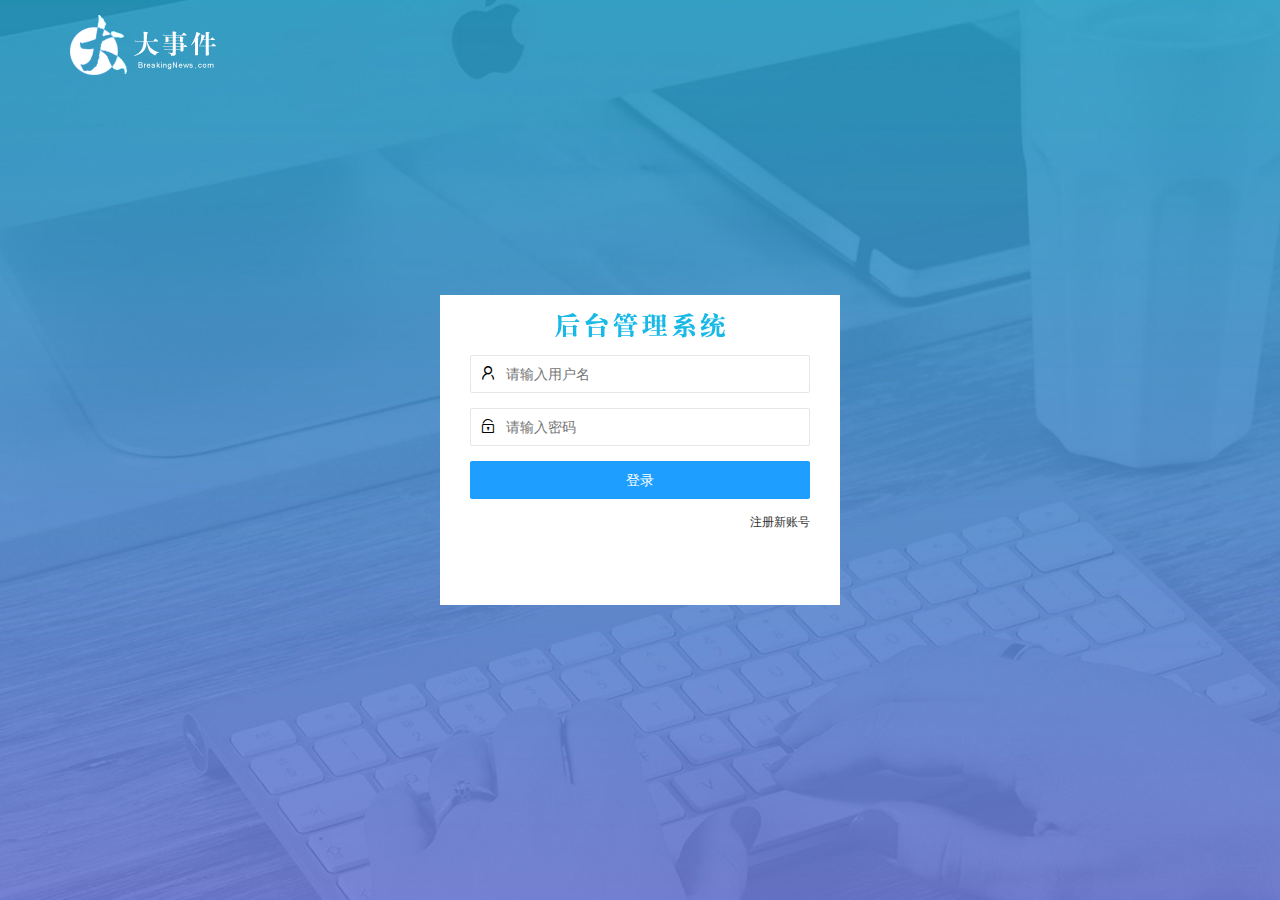
<file: login.html>
<!DOCTYPE html>
<html lang="en">

<head>
    <meta charset="UTF-8">
    <meta name="viewport" content="width=device-width, initial-scale=1.0">
    <title>登录/注册</title>
    <!-- 导入layUI的样式 -->
    <link rel="stylesheet" href="assets/lib/layui/css/layui.css">
    <!-- 导入自己的样式 -->
    <link rel="stylesheet" href="assets/css/login.css">
</head>

<body>
    <!-- 头部LOGO区域 -->
    <div class="layui-main">
        <img src="/assets/images/logo.png" alt="">
    </div>
    <!-- 登录注册区域 -->
    <div class="loginAndRegBox">
        <div class="title-box"></div>
        <!-- 登录的布局 -->
        <div class="login-box" id="login-box">
            <!-- 登录的表单 -->
            <form class="login-form layui-form" id="login-form">
                <!-- 用户名 -->
                <div class="layui-form-item">
                    <i class="layui-icon layui-icon-username"></i>
                    <input type="text" name="username" required lay-verify="required" placeholder="请输入用户名"
                        autocomplete="off" class="layui-input">
                </div>
                <!-- 密码 -->
                <div class="layui-form-item">
                    <i class="layui-icon layui-icon-password"></i>
                    <input type="password" name="password" required lay-verify="required|pwd" placeholder="请输入密码"
                        autocomplete="off" class="layui-input">
                </div>
                <!-- 注册按钮 -->
                <div class="layui-form-item">
                    <button class="layui-btn layui-btn-fluid  layui-btn-normal" lay-submit>登录</button>
                </div>
                <!-- 连接 -->
                <div class="layui-form-item links">
                    <a href="javascript:;" id="link_reg">注册新账号</a>
                </div>
            </form>

        </div>

        <!-- 注册的区域 -->
        <div class="reg-box" id="reg-box">
            <!-- 注册的表单 -->
            <form class="reg-form layui-form" action="" id="reg-form">
                <!-- 用户名 -->
                <div class="layui-form-item">
                    <i class="layui-icon layui-icon-username"></i>
                    <input type="text" name="username" required lay-verify="required" placeholder="请输入用户名"
                        autocomplete="off" class="layui-input">
                </div>
                <!-- 密码 -->
                <div class="layui-form-item">
                    <i class="layui-icon layui-icon-password"></i>
                    <input id="password" type="password" name="password" required lay-verify="required|pwd"
                        placeholder="请输入密码" autocomplete="off" class="layui-input">
                </div>
                <!-- 再次确认密码 -->
                <div class="layui-form-item">
                    <i class="layui-icon layui-icon-password"></i>
                    <input type="password" required lay-verify="required|pwd|repwd" placeholder="再次确认密码"
                        autocomplete="off" class="layui-input">
                </div>
                <!-- 注册按钮 -->
                <div class="layui-form-item">
                    <button class="layui-btn layui-btn-fluid  layui-btn-normal" lay-submit>注册</button>
                </div>
                <!-- 连接 -->
                <div class="layui-form-item links">
                    <a href="javascript:;" id="link_login">去登录</a>
                </div>
            </form>

        </div>
    </div>
    <!-- 引入layui的js文件 -->
    <script src="/assets/lib/layui/layui.all.js"></script>
    <!-- 引入jQuery 文件 -->
    <script src="/assets/lib/jquery.js">
    </script>
    <!-- 引入自己封装的baseApi.js 文件 -->
    <script src="/assets/js/baseApi.js"></script>
    <!-- 导入自己js文件 -->
    <script src="/assets/js/login.js"></script>
</body>

</html>
</file>
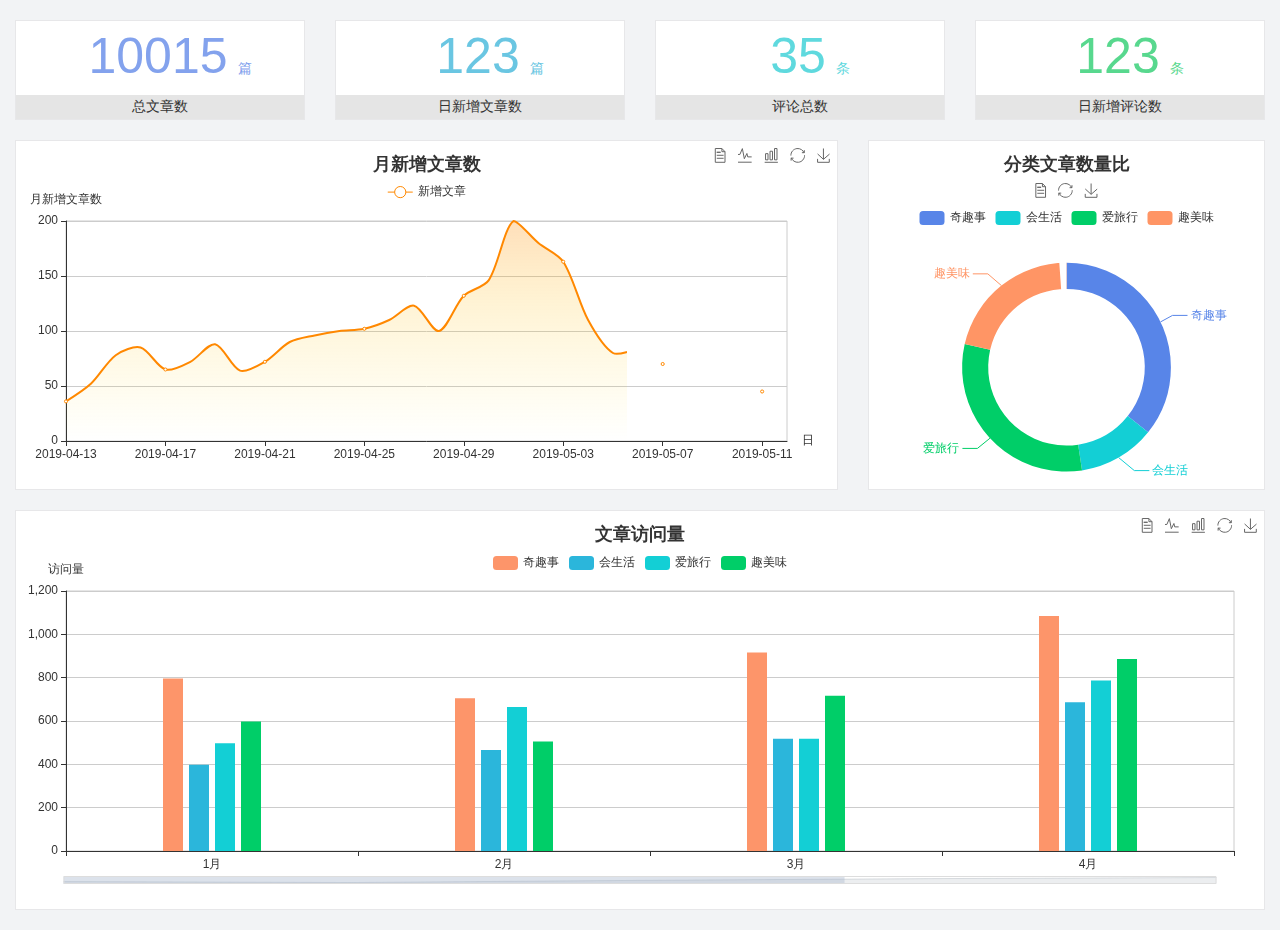
<file: home/dashboard.html>
<!DOCTYPE html>
<html lang="en">

<head>
  <meta charset="UTF-8">
  <meta name="viewport" content="width=device-width, initial-scale=1.0">
  <meta http-equiv="X-UA-Compatible" content="ie=edge">
  <title>图表统计</title>
  <link rel="stylesheet" href="../../assets/lib/bootstrap.css" />
  <link rel="stylesheet" href="../../assets/lib/main.css" />
  <script src="../../assets/lib/jquery.js"></script>
  <script type="text/javascript" src="../../assets/lib/echarts.min.js"></script>
</head>

<body>
  <div class="container-fluid">
    <div class="row spannel_list">
      <div class="col-sm-3 col-xs-6">
        <div class="spannel">
          <em>10015</em><span>篇</span>
          <b>总文章数</b>
        </div>
      </div>
      <div class="col-sm-3 col-xs-6">
        <div class="spannel scolor01">
          <em>123</em><span>篇</span>
          <b>日新增文章数</b>
        </div>
      </div>
      <div class="col-sm-3 col-xs-6">
        <div class="spannel scolor02">
          <em>35</em><span>条</span>
          <b>评论总数</b>
        </div>
      </div>
      <div class="col-sm-3 col-xs-6">
        <div class="spannel scolor03">
          <em>123</em><span>条</span>
          <b>日新增评论数</b>
        </div>
      </div>
    </div>
  </div>

  <div class="container-fluid">
    <div class="row curve-pie">
      <div class="col-lg-8 col-md-8">
        <div class="gragh_pannel" id="curve_show"></div>
      </div>
      <div class="col-lg-4 col-md-4">
        <div class="gragh_pannel" id="pie_show"></div>
      </div>
    </div>
  </div>

  <div class="container-fluid">
    <div class="column_pannel" id="column_show"></div>
  </div>

  <script>
    var oChart = echarts.init(document.getElementById('curve_show'));
    var aList_all = [
      { 'count': 36, 'date': '2019-04-13' },
      { 'count': 52, 'date': '2019-04-14' },
      { 'count': 78, 'date': '2019-04-15' },
      { 'count': 85, 'date': '2019-04-16' },
      { 'count': 65, 'date': '2019-04-17' },
      { 'count': 72, 'date': '2019-04-18' },
      { 'count': 88, 'date': '2019-04-19' },
      { 'count': 64, 'date': '2019-04-20' },
      { 'count': 72, 'date': '2019-04-21' },
      { 'count': 90, 'date': '2019-04-22' },
      { 'count': 96, 'date': '2019-04-23' },
      { 'count': 100, 'date': '2019-04-24' },
      { 'count': 102, 'date': '2019-04-25' },
      { 'count': 110, 'date': '2019-04-26' },
      { 'count': 123, 'date': '2019-04-27' },
      { 'count': 100, 'date': '2019-04-28' },
      { 'count': 132, 'date': '2019-04-29' },
      { 'count': 146, 'date': '2019-04-30' },
      { 'count': 200, 'date': '2019-05-01' },
      { 'count': 180, 'date': '2019-05-02' },
      { 'count': 163, 'date': '2019-05-03' },
      { 'count': 110, 'date': '2019-05-04' },
      { 'count': 80, 'date': '2019-05-05' },
      { 'count': 82, 'date': '2019-05-06' },
      { 'count': 70, 'date': '2019-05-07' },
      { 'count': 65, 'date': '2019-05-08' },
      { 'count': 54, 'date': '2019-05-09' },
      { 'count': 40, 'date': '2019-05-10' },
      { 'count': 45, 'date': '2019-05-11' },
      { 'count': 38, 'date': '2019-05-12' },
    ];

    let aCount = [];
    let aDate = [];

    for (var i = 0; i < aList_all.length; i++) {
      aCount.push(aList_all[i].count);
      aDate.push(aList_all[i].date);
    }

    var chartopt = {
      title: {
        text: '月新增文章数',
        left: 'center',
        top: '10'
      },
      tooltip: {
        trigger: 'axis'
      },
      legend: {
        data: ['新增文章'],
        top: '40'
      },
      toolbox: {
        show: true,
        feature: {
          mark: { show: true },
          dataView: { show: true, readOnly: false },
          magicType: { show: true, type: ['line', 'bar'] },
          restore: { show: true },
          saveAsImage: { show: true }
        }
      },
      calculable: true,
      xAxis: [
        {
          name: '日',
          type: 'category',
          boundaryGap: false,
          data: aDate
        }
      ],
      yAxis: [
        {
          name: '月新增文章数',
          type: 'value'
        }
      ],
      series: [
        {
          name: '新增文章',
          type: 'line',
          smooth: true,
          itemStyle: { normal: { areaStyle: { type: 'default' }, color: '#f80' }, lineStyle: { color: '#f80' } },
          data: aCount
        }],
      areaStyle: {
        normal: {
          color: new echarts.graphic.LinearGradient(0, 0, 0, 1, [{
            offset: 0,
            color: 'rgba(255,136,0,0.39)'
          }, {
            offset: .34,
            color: 'rgba(255,180,0,0.25)'
          }, {
            offset: 1,
            color: 'rgba(255,222,0,0.00)'
          }])

        }
      },
      grid: {
        show: true,
        x: 50,
        x2: 50,
        y: 80,
        height: 220
      }
    };

    oChart.setOption(chartopt);


    var oPie = echarts.init(document.getElementById('pie_show'));
    var oPieopt =
    {
      title: {
        top: 10,
        text: '分类文章数量比',
        x: 'center'
      },
      tooltip: {
        trigger: 'item',
        formatter: "{a} <br/>{b} : {c} ({d}%)"
      },
      color: ['#5885e8', '#13cfd5', '#00ce68', '#ff9565'],
      legend: {
        x: 'center',
        top: 65,
        data: ['奇趣事', '会生活', '爱旅行', '趣美味']
      },
      toolbox: {
        show: true,
        x: 'center',
        top: 35,
        feature: {
          mark: { show: true },
          dataView: { show: true, readOnly: false },
          magicType: {
            show: true,
            type: ['pie', 'funnel'],
            option: {
              funnel: {
                x: '25%',
                width: '50%',
                funnelAlign: 'left',
                max: 1548
              }
            }
          },
          restore: { show: true },
          saveAsImage: { show: true }
        }
      },
      calculable: true,
      series: [
        {
          name: '访问来源',
          type: 'pie',
          radius: ['45%', '60%'],
          center: ['50%', '65%'],
          data: [
            { value: 300, name: '奇趣事' },
            { value: 100, name: '会生活' },
            { value: 260, name: '爱旅行' },
            { value: 180, name: '趣美味' }
          ]
        }
      ]
    };
    oPie.setOption(oPieopt);



    var oColumn = this.echarts.init(document.getElementById('column_show'));
    var oColumnopt =
    {
      title: {
        text: '文章访问量',
        left: 'center',
        top: '10'
      },
      tooltip: {
        trigger: 'axis'
      },
      legend: {
        data: ['奇趣事', '会生活', '爱旅行', '趣美味'],
        top: '40'
      },
      toolbox: {
        show: true,
        feature: {
          mark: { show: true },
          dataView: { show: true, readOnly: false },
          magicType: { show: true, type: ['line', 'bar'] },
          restore: { show: true },
          saveAsImage: { show: true }
        }
      },
      calculable: true,
      xAxis: [
        {
          type: 'category',
          data: ['1月', '2月', '3月', '4月', '5月']
        }
      ],
      yAxis: [
        {
          name: '访问量',
          type: 'value'
        }
      ],
      series: [
        {
          name: '奇趣事',
          type: 'bar',
          barWidth: 20,
          itemStyle: {
            normal: { areaStyle: { type: 'default' }, color: '#fd956a' }
          },
          data: [800, 708, 920, 1090, 1200]
        },
        {
          name: '会生活',
          type: 'bar',
          barWidth: 20,
          itemStyle: {
            normal: { areaStyle: { type: 'default' }, color: '#2bb6db' }
          },
          data: [400, 468, 520, 690, 800]
        },
        {
          name: '爱旅行',
          type: 'bar',
          barWidth: 20,
          itemStyle: {
            normal: { areaStyle: { type: 'default' }, color: '#13cfd5' }
          },
          data: [500, 668, 520, 790, 900]
        },
        {
          name: '趣美味',
          type: 'bar',
          barWidth: 20,
          itemStyle: {
            normal: { areaStyle: { type: 'default' }, color: '#00ce68' }
          },
          data: [600, 508, 720, 890, 1000]
        }
      ],
      grid: {
        show: true,
        x: 50,
        x2: 30,
        y: 80,
        height: 260
      },
      dataZoom: [//给x轴设置滚动条
        {
          start: 0,//默认为0
          end: 100 - 1000 / 31,//默认为100
          type: 'slider',
          show: true,
          xAxisIndex: [0],
          handleSize: 0,//滑动条的 左右2个滑动条的大小
          height: 8,//组件高度
          left: 45, //左边的距离
          right: 50,//右边的距离
          bottom: 26,//右边的距离
          handleColor: '#ddd',//h滑动图标的颜色
          handleStyle: {
            borderColor: "#cacaca",
            borderWidth: "1",
            shadowBlur: 2,
            background: "#ddd",
            shadowColor: "#ddd",
          }
        }]
    };
    oColumn.setOption(oColumnopt);
  </script>
</body>

</html>
</file>
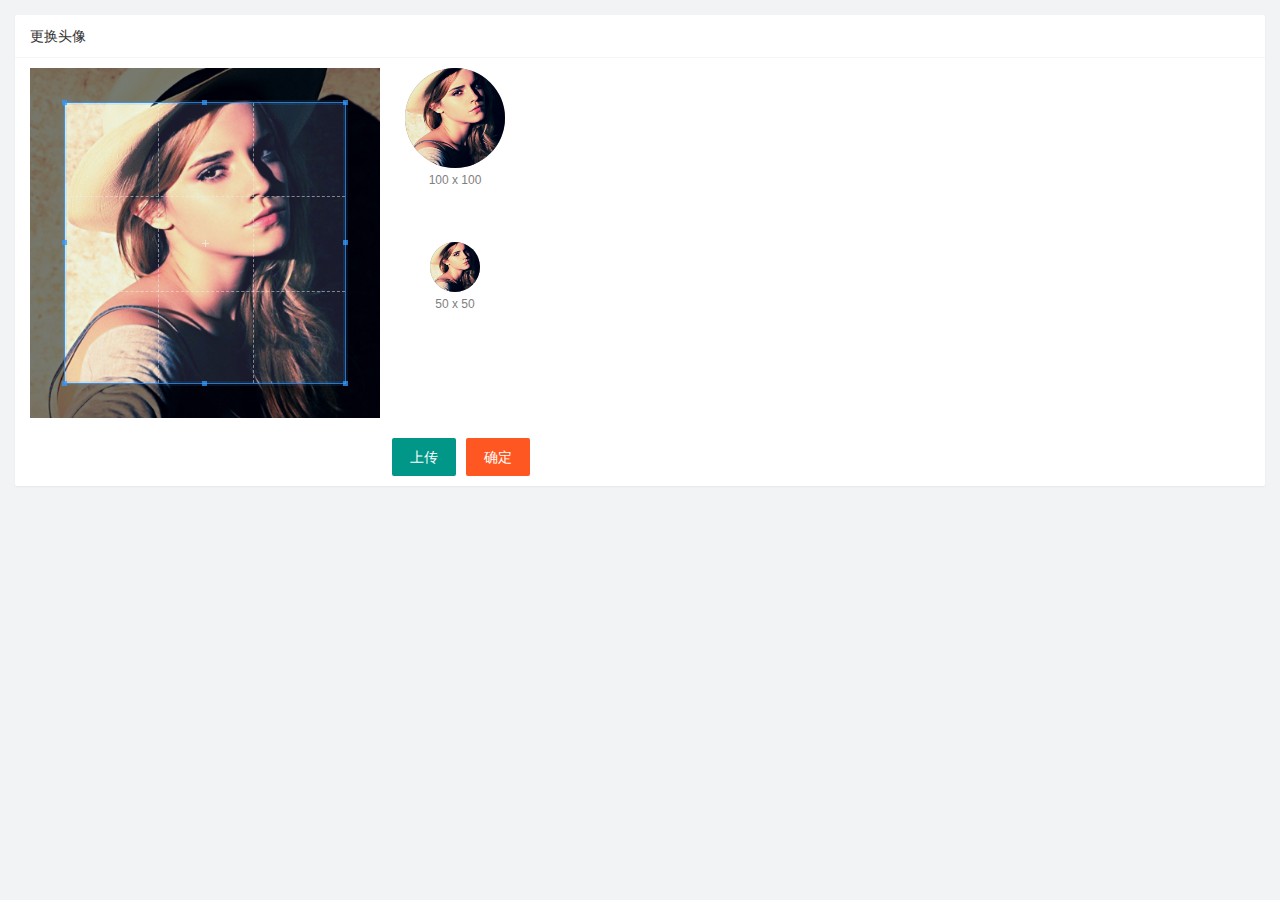
<file: uesr/user_avatar.html>
<!DOCTYPE html>
<html lang="en">

<head>
    <meta charset="UTF-8">
    <meta name="viewport" content="width=device-width, initial-scale=1.0">
    <title>Document</title>
    <!-- 引入layui的css文件 -->
    <link rel="stylesheet" href="/assets/lib/layui/css/layui.css">
    <!-- 引入cropper图片裁剪的css文件 -->
    <link rel="stylesheet" href="/assets/lib/cropper/cropper.css" />
    <!-- 引入自己的css文件 -->
    <link rel="stylesheet" href="/assets/css/user/user_avatar.css">
</head>

<body>
    <div class="layui-card">
        <div class="layui-card-header">更换头像</div>
        <div class="layui-card-body">
            <!-- 第一行的图片裁剪和预览区域 -->
            <div class="row1">
                <!-- 图片裁剪区域 -->
                <div class="cropper-box">
                    <!-- 这个 img 标签很重要，将来会把它初始化为裁剪区域 -->
                    <img id="image" src="/assets/images/sample.jpg" />
                </div>
                <!-- 图片的预览区域 -->
                <div class="preview-box">
                    <div>
                        <!-- 宽高为 100px 的预览区域 -->
                        <div class="img-preview w100"></div>
                        <p class="size">100 x 100</p>
                    </div>
                    <div>
                        <!-- 宽高为 50px 的预览区域 -->
                        <div class="img-preview w50"></div>
                        <p class="size">50 x 50</p>
                    </div>
                </div>
            </div <!-- 第二行的按钮区域 -->
            <div class="row2">
                <!-- 通过 accept 属性设置允许用户选择什么类型的文件 -->
                <input type="file" id="files" style="display: none;" accept="image/png,image/jpeg">
                <button type="button" class="layui-btn" id="btnUp">上传</button>
                <button type="button" class="layui-btn layui-btn-danger" id="btncfm">确定</button>
            </div>
        </div>
    </div>
    <!-- 引入layui的js文件 -->
    <script src="/assets/lib/layui/layui.all.js"></script>
    <script src="/assets/lib/jquery.js"></script>
    <script src="/assets/lib/cropper/Cropper.js"></script>
    <script src="/assets/lib/cropper/jquery-cropper.js"></script>
</body>

<!-- 引入baseApi文件 -->
<script src="/assets/js/baseApi.js"></script>
<!-- 引入自己的js文件 -->
<script src="/assets/js/user/user_avatar.js"></script>

</html>
</file>
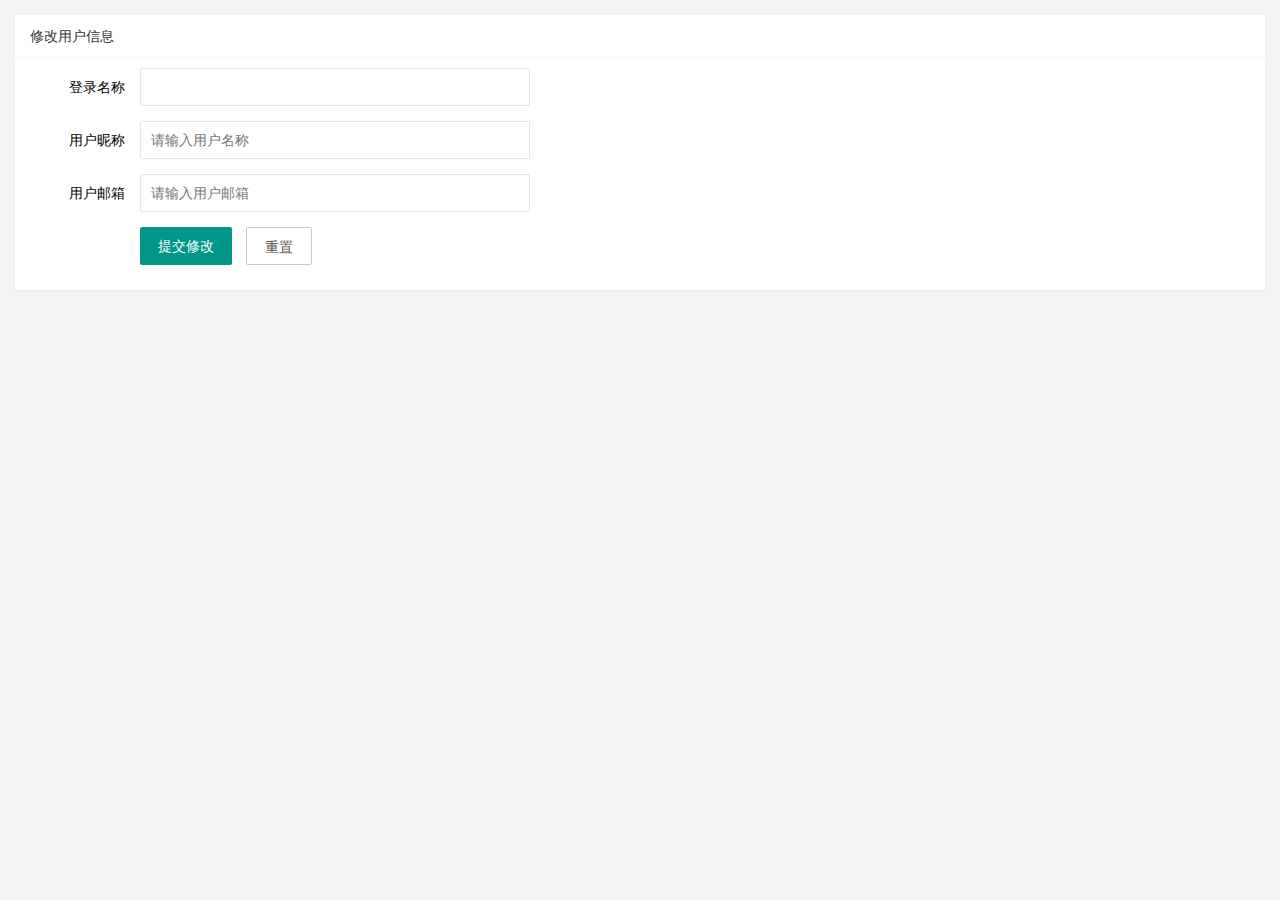
<file: uesr/user_info.html>
<!DOCTYPE html>
<html lang="en">

<head>
    <meta charset="UTF-8">
    <meta name="viewport" content="width=device-width, initial-scale=1.0">
    <title>Document</title>
    <!-- 引入layui的css文件 -->
    <link rel="stylesheet" href="/assets/lib/layui/css/layui.css">
    <!-- 引入自己的css文件 -->
    <link rel="stylesheet" href="/assets/css/user/user_info.css">
</head>

<body>
    <div class="layui-card">
        <div class="layui-card-header">修改用户信息</div>
        <div class="layui-card-body">
            <form class="layui-form" lay-filter="user_info" id="user-info">
                <!-- 这是隐藏域 -->
                <input type="hidden" name="id" value="">
                <div class="layui-form-item">
                    <label class="layui-form-label">登录名称</label>
                    <div class="layui-input-block">
                        <input type="text" name="username" required lay-verify="required" placeholder=""
                            autocomplete="off" class="layui-input" readonly>
                    </div>
                </div>
                <div class="layui-form-item">
                    <label class="layui-form-label">用户昵称</label>
                    <div class="layui-input-block">
                        <input type="text" name="nickname" required lay-verify="required|nickname" placeholder="请输入用户名称"
                            autocomplete="off" class="layui-input">
                    </div>
                </div>
                <div class="layui-form-item">
                    <label class="layui-form-label">用户邮箱</label>
                    <div class="layui-input-block">
                        <input type="text" name="email" required lay-verify="required|email" placeholder="请输入用户邮箱"
                            autocomplete="off" class="layui-input">
                    </div>
                </div>
                <div class="layui-form-item">
                    <div class="layui-input-block">
                        <button class="layui-btn" lay-submit lay-filter="formDemo">提交修改</button>
                        <button type="reset" class="layui-btn layui-btn-primary" id="btn-reset">重置</button>
                    </div>
                </div>
            </form>
        </div>
    </div>
</body>
<!-- 引入layui的js文件 -->
<script src="/assets/lib/layui/layui.all.js"></script>
<!-- 引入jQuery文件 -->
<script src="/assets/lib/jquery.js"></script>
<!-- 导入baseApi -->
<script src="/assets/js/baseApi.js"></script>
<!-- 引入自己的js文件 -->
<script src="/assets/js/user/user_info.js"></script>

</html>
</file>
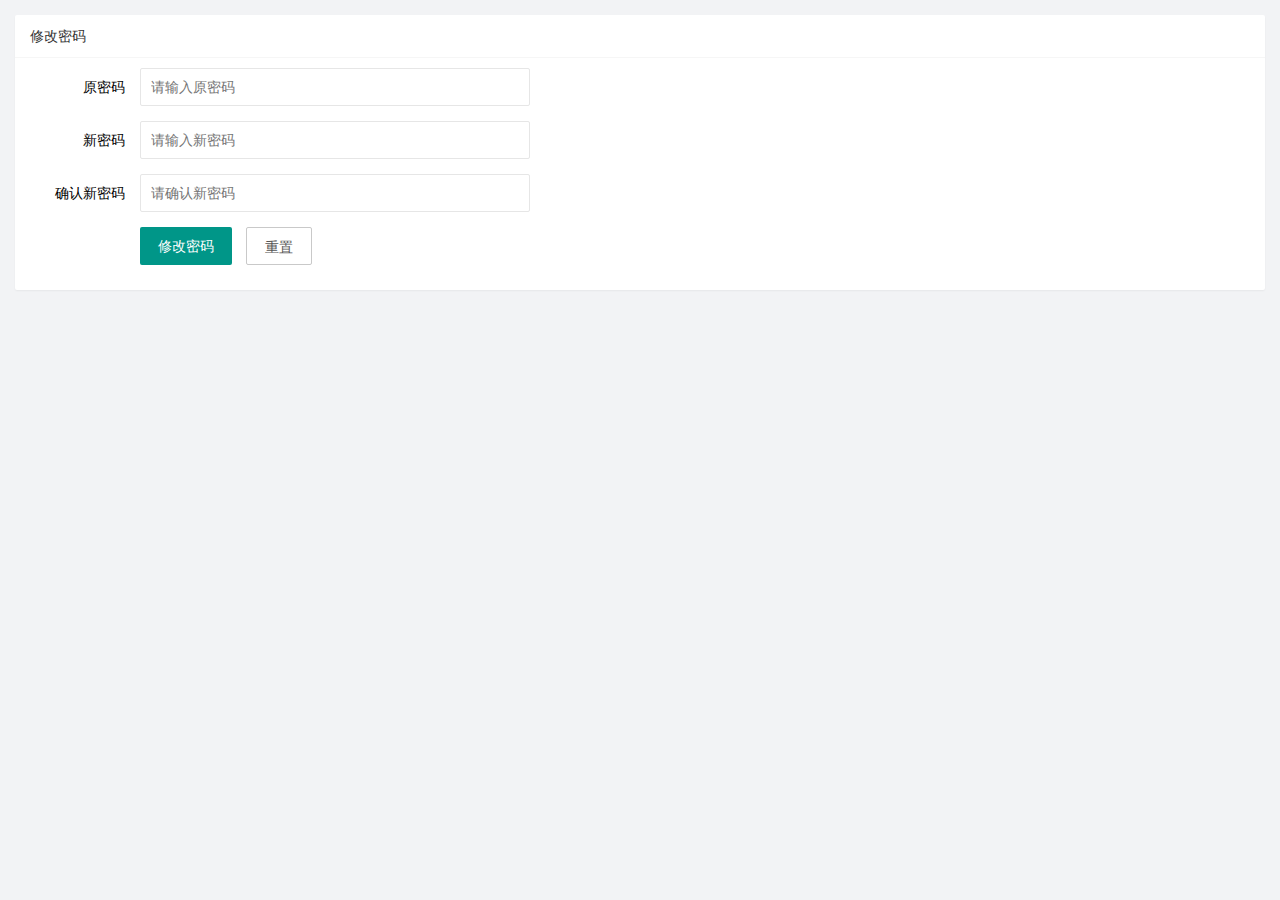
<file: uesr/user_password.html>
<!DOCTYPE html>
<html lang="en">

<head>
    <meta charset="UTF-8">
    <meta name="viewport" content="width=device-width, initial-scale=1.0">
    <title>Document</title>
    <!-- 引入layui的css文件 -->
    <link rel="stylesheet" href="/assets/lib/layui/css/layui.css">
    <!-- 引入自己的css文件 -->
    <link rel="stylesheet" href="/assets/css/user/user_password.css">
</head>

<body>
    <div class="layui-card">
        <div class="layui-card-header">修改密码</div>
        <div class="layui-card-body">
            <form class="layui-form" lay-filter="user_password" id="user-password">
                <div class="layui-form-item">
                    <label class="layui-form-label">原密码</label>
                    <div class="layui-input-block">
                        <input type="password" name="oldPwd" required lay-verify="required|pwd" placeholder="请输入原密码"
                            autocomplete="off" class="layui-input" id="oldpassword">
                    </div>
                </div>
                <div class="layui-form-item">
                    <label class="layui-form-label">新密码</label>
                    <div class="layui-input-block">
                        <input type="password" name="newPwd" required lay-verify="required|pwd|newpwd"
                            placeholder="请输入新密码" autocomplete="off" class="layui-input" id="newpassword">
                    </div>
                </div>
                <div class="layui-form-item">
                    <label class="layui-form-label">确认新密码</label>
                    <div class="layui-input-block">
                        <input type="password" name="" required lay-verify="required|pwd|repwd" placeholder="请确认新密码"
                            autocomplete="off" class="layui-input">
                    </div>
                </div>
                <div class="layui-form-item">
                    <div class="layui-input-block">
                        <button class="layui-btn" lay-submit lay-filter="formDemo">修改密码</button>
                        <button type="reset" class="layui-btn layui-btn-primary" id="btn-reset">重置</button>
                    </div>
                </div>
            </form>
        </div>
    </div>
</body>
<!-- 引入layui的js文件 -->
<script src="/assets/lib/layui/layui.all.js"></script>
<!-- 引入jQuery文件 -->
<script src="/assets/lib/jquery.js"></script>
<!-- 导入baseApi -->
<script src="/assets/js/baseApi.js"></script>
<!-- 引入自己的js文件 -->
<script src="/assets/js/user/user_password.js"></script>

</html>
</file>
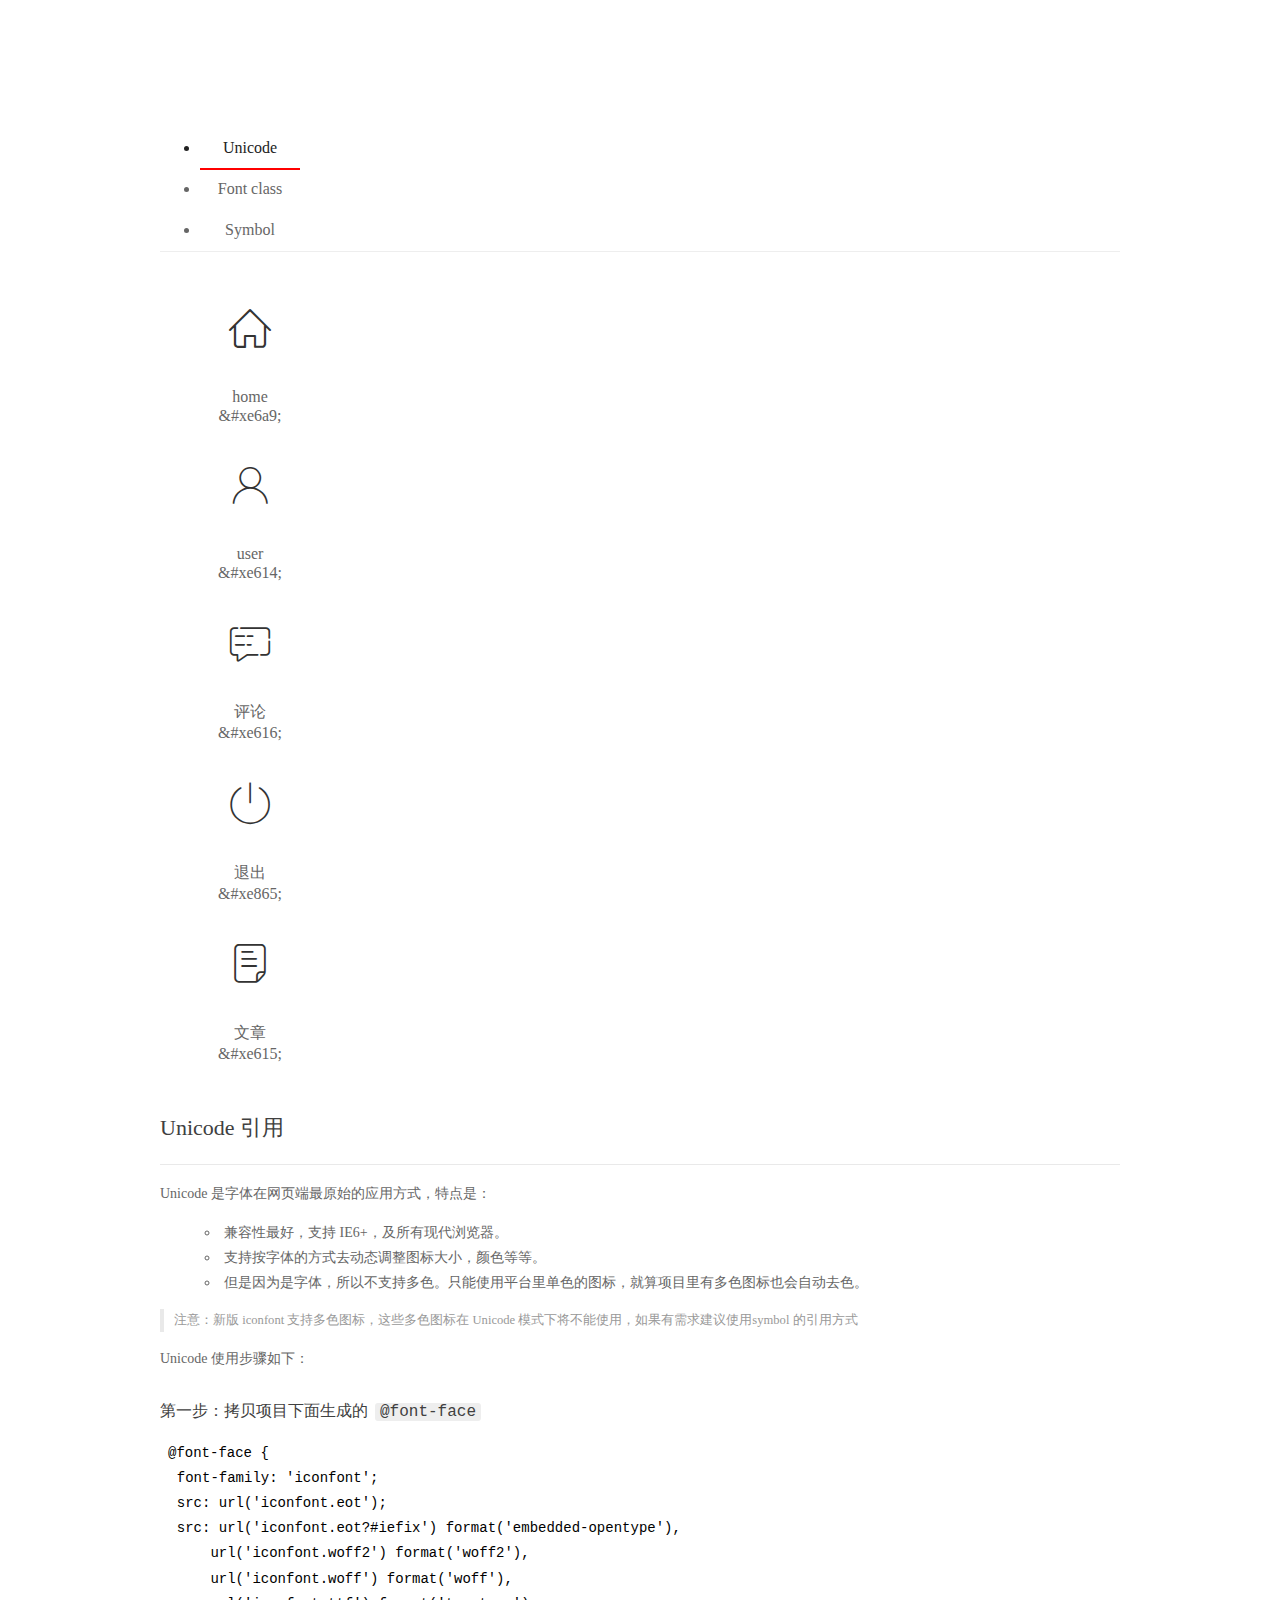
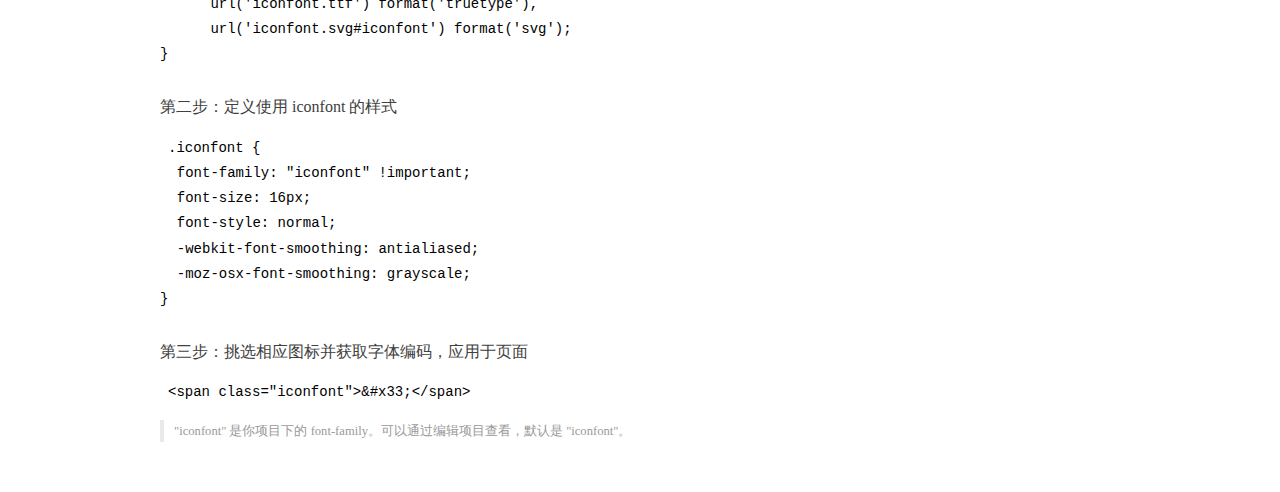
<file: assets/fonts/demo_index.html>
<!DOCTYPE html>
<html>
<head>
  <meta charset="utf-8"/>
  <title>IconFont Demo</title>
  <link rel="shortcut icon" href="https://gtms04.alicdn.com/tps/i4/TB1_oz6GVXXXXaFXpXXJDFnIXXX-64-64.ico" type="image/x-icon"/>
  <link rel="stylesheet" href="https://g.alicdn.com/thx/cube/1.3.2/cube.min.css">
  <link rel="stylesheet" href="demo.css">
  <link rel="stylesheet" href="iconfont.css">
  <script src="iconfont.js"></script>
  <!-- jQuery -->
  <script src="https://a1.alicdn.com/oss/uploads/2018/12/26/7bfddb60-08e8-11e9-9b04-53e73bb6408b.js"></script>
  <!-- 代码高亮 -->
  <script src="https://a1.alicdn.com/oss/uploads/2018/12/26/a3f714d0-08e6-11e9-8a15-ebf944d7534c.js"></script>
</head>
<body>
  <div class="main">
    <h1 class="logo"><a href="https://www.iconfont.cn/" title="iconfont 首页" target="_blank">&#xe86b;</a></h1>
    <div class="nav-tabs">
      <ul id="tabs" class="dib-box">
        <li class="dib active"><span>Unicode</span></li>
        <li class="dib"><span>Font class</span></li>
        <li class="dib"><span>Symbol</span></li>
      </ul>
      
    </div>
    <div class="tab-container">
      <div class="content unicode" style="display: block;">
          <ul class="icon_lists dib-box">
          
            <li class="dib">
              <span class="icon iconfont">&#xe6a9;</span>
                <div class="name">home</div>
                <div class="code-name">&amp;#xe6a9;</div>
              </li>
          
            <li class="dib">
              <span class="icon iconfont">&#xe614;</span>
                <div class="name">user</div>
                <div class="code-name">&amp;#xe614;</div>
              </li>
          
            <li class="dib">
              <span class="icon iconfont">&#xe616;</span>
                <div class="name">评论</div>
                <div class="code-name">&amp;#xe616;</div>
              </li>
          
            <li class="dib">
              <span class="icon iconfont">&#xe865;</span>
                <div class="name">退出</div>
                <div class="code-name">&amp;#xe865;</div>
              </li>
          
            <li class="dib">
              <span class="icon iconfont">&#xe615;</span>
                <div class="name">文章</div>
                <div class="code-name">&amp;#xe615;</div>
              </li>
          
          </ul>
          <div class="article markdown">
          <h2 id="unicode-">Unicode 引用</h2>
          <hr>

          <p>Unicode 是字体在网页端最原始的应用方式，特点是：</p>
          <ul>
            <li>兼容性最好，支持 IE6+，及所有现代浏览器。</li>
            <li>支持按字体的方式去动态调整图标大小，颜色等等。</li>
            <li>但是因为是字体，所以不支持多色。只能使用平台里单色的图标，就算项目里有多色图标也会自动去色。</li>
          </ul>
          <blockquote>
            <p>注意：新版 iconfont 支持多色图标，这些多色图标在 Unicode 模式下将不能使用，如果有需求建议使用symbol 的引用方式</p>
          </blockquote>
          <p>Unicode 使用步骤如下：</p>
          <h3 id="-font-face">第一步：拷贝项目下面生成的 <code>@font-face</code></h3>
<pre><code class="language-css"
>@font-face {
  font-family: 'iconfont';
  src: url('iconfont.eot');
  src: url('iconfont.eot?#iefix') format('embedded-opentype'),
      url('iconfont.woff2') format('woff2'),
      url('iconfont.woff') format('woff'),
      url('iconfont.ttf') format('truetype'),
      url('iconfont.svg#iconfont') format('svg');
}
</code></pre>
          <h3 id="-iconfont-">第二步：定义使用 iconfont 的样式</h3>
<pre><code class="language-css"
>.iconfont {
  font-family: "iconfont" !important;
  font-size: 16px;
  font-style: normal;
  -webkit-font-smoothing: antialiased;
  -moz-osx-font-smoothing: grayscale;
}
</code></pre>
          <h3 id="-">第三步：挑选相应图标并获取字体编码，应用于页面</h3>
<pre>
<code class="language-html"
>&lt;span class="iconfont"&gt;&amp;#x33;&lt;/span&gt;
</code></pre>
          <blockquote>
            <p>"iconfont" 是你项目下的 font-family。可以通过编辑项目查看，默认是 "iconfont"。</p>
          </blockquote>
          </div>
      </div>
      <div class="content font-class">
        <ul class="icon_lists dib-box">
          
          <li class="dib">
            <span class="icon iconfont icon-home"></span>
            <div class="name">
              home
            </div>
            <div class="code-name">.icon-home
            </div>
          </li>
          
          <li class="dib">
            <span class="icon iconfont icon-user"></span>
            <div class="name">
              user
            </div>
            <div class="code-name">.icon-user
            </div>
          </li>
          
          <li class="dib">
            <span class="icon iconfont icon-pinglun"></span>
            <div class="name">
              评论
            </div>
            <div class="code-name">.icon-pinglun
            </div>
          </li>
          
          <li class="dib">
            <span class="icon iconfont icon-tuichu"></span>
            <div class="name">
              退出
            </div>
            <div class="code-name">.icon-tuichu
            </div>
          </li>
          
          <li class="dib">
            <span class="icon iconfont icon-16"></span>
            <div class="name">
              文章
            </div>
            <div class="code-name">.icon-16
            </div>
          </li>
          
        </ul>
        <div class="article markdown">
        <h2 id="font-class-">font-class 引用</h2>
        <hr>

        <p>font-class 是 Unicode 使用方式的一种变种，主要是解决 Unicode 书写不直观，语意不明确的问题。</p>
        <p>与 Unicode 使用方式相比，具有如下特点：</p>
        <ul>
          <li>兼容性良好，支持 IE8+，及所有现代浏览器。</li>
          <li>相比于 Unicode 语意明确，书写更直观。可以很容易分辨这个 icon 是什么。</li>
          <li>因为使用 class 来定义图标，所以当要替换图标时，只需要修改 class 里面的 Unicode 引用。</li>
          <li>不过因为本质上还是使用的字体，所以多色图标还是不支持的。</li>
        </ul>
        <p>使用步骤如下：</p>
        <h3 id="-fontclass-">第一步：引入项目下面生成的 fontclass 代码：</h3>
<pre><code class="language-html">&lt;link rel="stylesheet" href="./iconfont.css"&gt;
</code></pre>
        <h3 id="-">第二步：挑选相应图标并获取类名，应用于页面：</h3>
<pre><code class="language-html">&lt;span class="iconfont icon-xxx"&gt;&lt;/span&gt;
</code></pre>
        <blockquote>
          <p>"
            iconfont" 是你项目下的 font-family。可以通过编辑项目查看，默认是 "iconfont"。</p>
        </blockquote>
      </div>
      </div>
      <div class="content symbol">
          <ul class="icon_lists dib-box">
          
            <li class="dib">
                <svg class="icon svg-icon" aria-hidden="true">
                  <use xlink:href="#icon-home"></use>
                </svg>
                <div class="name">home</div>
                <div class="code-name">#icon-home</div>
            </li>
          
            <li class="dib">
                <svg class="icon svg-icon" aria-hidden="true">
                  <use xlink:href="#icon-user"></use>
                </svg>
                <div class="name">user</div>
                <div class="code-name">#icon-user</div>
            </li>
          
            <li class="dib">
                <svg class="icon svg-icon" aria-hidden="true">
                  <use xlink:href="#icon-pinglun"></use>
                </svg>
                <div class="name">评论</div>
                <div class="code-name">#icon-pinglun</div>
            </li>
          
            <li class="dib">
                <svg class="icon svg-icon" aria-hidden="true">
                  <use xlink:href="#icon-tuichu"></use>
                </svg>
                <div class="name">退出</div>
                <div class="code-name">#icon-tuichu</div>
            </li>
          
            <li class="dib">
                <svg class="icon svg-icon" aria-hidden="true">
                  <use xlink:href="#icon-16"></use>
                </svg>
                <div class="name">文章</div>
                <div class="code-name">#icon-16</div>
            </li>
          
          </ul>
          <div class="article markdown">
          <h2 id="symbol-">Symbol 引用</h2>
          <hr>

          <p>这是一种全新的使用方式，应该说这才是未来的主流，也是平台目前推荐的用法。相关介绍可以参考这篇<a href="">文章</a>
            这种用法其实是做了一个 SVG 的集合，与另外两种相比具有如下特点：</p>
          <ul>
            <li>支持多色图标了，不再受单色限制。</li>
            <li>通过一些技巧，支持像字体那样，通过 <code>font-size</code>, <code>color</code> 来调整样式。</li>
            <li>兼容性较差，支持 IE9+，及现代浏览器。</li>
            <li>浏览器渲染 SVG 的性能一般，还不如 png。</li>
          </ul>
          <p>使用步骤如下：</p>
          <h3 id="-symbol-">第一步：引入项目下面生成的 symbol 代码：</h3>
<pre><code class="language-html">&lt;script src="./iconfont.js"&gt;&lt;/script&gt;
</code></pre>
          <h3 id="-css-">第二步：加入通用 CSS 代码（引入一次就行）：</h3>
<pre><code class="language-html">&lt;style&gt;
.icon {
  width: 1em;
  height: 1em;
  vertical-align: -0.15em;
  fill: currentColor;
  overflow: hidden;
}
&lt;/style&gt;
</code></pre>
          <h3 id="-">第三步：挑选相应图标并获取类名，应用于页面：</h3>
<pre><code class="language-html">&lt;svg class="icon" aria-hidden="true"&gt;
  &lt;use xlink:href="#icon-xxx"&gt;&lt;/use&gt;
&lt;/svg&gt;
</code></pre>
          </div>
      </div>

    </div>
  </div>
  <script>
  $(document).ready(function () {
      $('.tab-container .content:first').show()

      $('#tabs li').click(function (e) {
        var tabContent = $('.tab-container .content')
        var index = $(this).index()

        if ($(this).hasClass('active')) {
          return
        } else {
          $('#tabs li').removeClass('active')
          $(this).addClass('active')

          tabContent.hide().eq(index).fadeIn()
        }
      })
    })
  </script>
</body>
</html>
</file>
<file: assets/lib/layui/css/layui.css>
/** layui-v2.5.5 MIT License By https://www.layui.com */
 .layui-inline,img{display:inline-block;vertical-align:middle}h1,h2,h3,h4,h5,h6{font-weight:400}.layui-edge,.layui-header,.layui-inline,.layui-main{position:relative}.layui-body,.layui-edge,.layui-elip{overflow:hidden}.layui-btn,.layui-edge,.layui-inline,img{vertical-align:middle}.layui-btn,.layui-disabled,.layui-icon,.layui-unselect{-moz-user-select:none;-webkit-user-select:none;-ms-user-select:none}.layui-elip,.layui-form-checkbox span,.layui-form-pane .layui-form-label{text-overflow:ellipsis;white-space:nowrap}.layui-breadcrumb,.layui-tree-btnGroup{visibility:hidden}blockquote,body,button,dd,div,dl,dt,form,h1,h2,h3,h4,h5,h6,input,li,ol,p,pre,td,textarea,th,ul{margin:0;padding:0;-webkit-tap-highlight-color:rgba(0,0,0,0)}a:active,a:hover{outline:0}img{border:none}li{list-style:none}table{border-collapse:collapse;border-spacing:0}h4,h5,h6{font-size:100%}button,input,optgroup,option,select,textarea{font-family:inherit;font-size:inherit;font-style:inherit;font-weight:inherit;outline:0}pre{white-space:pre-wrap;white-space:-moz-pre-wrap;white-space:-pre-wrap;white-space:-o-pre-wrap;word-wrap:break-word}body{line-height:24px;font:14px Helvetica Neue,Helvetica,PingFang SC,Tahoma,Arial,sans-serif}hr{height:1px;margin:10px 0;border:0;clear:both}a{color:#333;text-decoration:none}a:hover{color:#777}a cite{font-style:normal;*cursor:pointer}.layui-border-box,.layui-border-box *{box-sizing:border-box}.layui-box,.layui-box *{box-sizing:content-box}.layui-clear{clear:both;*zoom:1}.layui-clear:after{content:'\20';clear:both;*zoom:1;display:block;height:0}.layui-inline{*display:inline;*zoom:1}.layui-edge{display:inline-block;width:0;height:0;border-width:6px;border-style:dashed;border-color:transparent}.layui-edge-top{top:-4px;border-bottom-color:#999;border-bottom-style:solid}.layui-edge-right{border-left-color:#999;border-left-style:solid}.layui-edge-bottom{top:2px;border-top-color:#999;border-top-style:solid}.layui-edge-left{border-right-color:#999;border-right-style:solid}.layui-disabled,.layui-disabled:hover{color:#d2d2d2!important;cursor:not-allowed!important}.layui-circle{border-radius:100%}.layui-show{display:block!important}.layui-hide{display:none!important}@font-face{font-family:layui-icon;src:url(../font/iconfont.eot?v=250);src:url(../font/iconfont.eot?v=250#iefix) format('embedded-opentype'),url(../font/iconfont.woff2?v=250) format('woff2'),url(../font/iconfont.woff?v=250) format('woff'),url(../font/iconfont.ttf?v=250) format('truetype'),url(../font/iconfont.svg?v=250#layui-icon) format('svg')}.layui-icon{font-family:layui-icon!important;font-size:16px;font-style:normal;-webkit-font-smoothing:antialiased;-moz-osx-font-smoothing:grayscale}.layui-icon-reply-fill:before{content:"\e611"}.layui-icon-set-fill:before{content:"\e614"}.layui-icon-menu-fill:before{content:"\e60f"}.layui-icon-search:before{content:"\e615"}.layui-icon-share:before{content:"\e641"}.layui-icon-set-sm:before{content:"\e620"}.layui-icon-engine:before{content:"\e628"}.layui-icon-close:before{content:"\1006"}.layui-icon-close-fill:before{content:"\1007"}.layui-icon-chart-screen:before{content:"\e629"}.layui-icon-star:before{content:"\e600"}.layui-icon-circle-dot:before{content:"\e617"}.layui-icon-chat:before{content:"\e606"}.layui-icon-release:before{content:"\e609"}.layui-icon-list:before{content:"\e60a"}.layui-icon-chart:before{content:"\e62c"}.layui-icon-ok-circle:before{content:"\1005"}.layui-icon-layim-theme:before{content:"\e61b"}.layui-icon-table:before{content:"\e62d"}.layui-icon-right:before{content:"\e602"}.layui-icon-left:before{content:"\e603"}.layui-icon-cart-simple:before{content:"\e698"}.layui-icon-face-cry:before{content:"\e69c"}.layui-icon-face-smile:before{content:"\e6af"}.layui-icon-survey:before{content:"\e6b2"}.layui-icon-tree:before{content:"\e62e"}.layui-icon-upload-circle:before{content:"\e62f"}.layui-icon-add-circle:before{content:"\e61f"}.layui-icon-download-circle:before{content:"\e601"}.layui-icon-templeate-1:before{content:"\e630"}.layui-icon-util:before{content:"\e631"}.layui-icon-face-surprised:before{content:"\e664"}.layui-icon-edit:before{content:"\e642"}.layui-icon-speaker:before{content:"\e645"}.layui-icon-down:before{content:"\e61a"}.layui-icon-file:before{content:"\e621"}.layui-icon-layouts:before{content:"\e632"}.layui-icon-rate-half:before{content:"\e6c9"}.layui-icon-add-circle-fine:before{content:"\e608"}.layui-icon-prev-circle:before{content:"\e633"}.layui-icon-read:before{content:"\e705"}.layui-icon-404:before{content:"\e61c"}.layui-icon-carousel:before{content:"\e634"}.layui-icon-help:before{content:"\e607"}.layui-icon-code-circle:before{content:"\e635"}.layui-icon-water:before{content:"\e636"}.layui-icon-username:before{content:"\e66f"}.layui-icon-find-fill:before{content:"\e670"}.layui-icon-about:before{content:"\e60b"}.layui-icon-location:before{content:"\e715"}.layui-icon-up:before{content:"\e619"}.layui-icon-pause:before{content:"\e651"}.layui-icon-date:before{content:"\e637"}.layui-icon-layim-uploadfile:before{content:"\e61d"}.layui-icon-delete:before{content:"\e640"}.layui-icon-play:before{content:"\e652"}.layui-icon-top:before{content:"\e604"}.layui-icon-friends:before{content:"\e612"}.layui-icon-refresh-3:before{content:"\e9aa"}.layui-icon-ok:before{content:"\e605"}.layui-icon-layer:before{content:"\e638"}.layui-icon-face-smile-fine:before{content:"\e60c"}.layui-icon-dollar:before{content:"\e659"}.layui-icon-group:before{content:"\e613"}.layui-icon-layim-download:before{content:"\e61e"}.layui-icon-picture-fine:before{content:"\e60d"}.layui-icon-link:before{content:"\e64c"}.layui-icon-diamond:before{content:"\e735"}.layui-icon-log:before{content:"\e60e"}.layui-icon-rate-solid:before{content:"\e67a"}.layui-icon-fonts-del:before{content:"\e64f"}.layui-icon-unlink:before{content:"\e64d"}.layui-icon-fonts-clear:before{content:"\e639"}.layui-icon-triangle-r:before{content:"\e623"}.layui-icon-circle:before{content:"\e63f"}.layui-icon-radio:before{content:"\e643"}.layui-icon-align-center:before{content:"\e647"}.layui-icon-align-right:before{content:"\e648"}.layui-icon-align-left:before{content:"\e649"}.layui-icon-loading-1:before{content:"\e63e"}.layui-icon-return:before{content:"\e65c"}.layui-icon-fonts-strong:before{content:"\e62b"}.layui-icon-upload:before{content:"\e67c"}.layui-icon-dialogue:before{content:"\e63a"}.layui-icon-video:before{content:"\e6ed"}.layui-icon-headset:before{content:"\e6fc"}.layui-icon-cellphone-fine:before{content:"\e63b"}.layui-icon-add-1:before{content:"\e654"}.layui-icon-face-smile-b:before{content:"\e650"}.layui-icon-fonts-html:before{content:"\e64b"}.layui-icon-form:before{content:"\e63c"}.layui-icon-cart:before{content:"\e657"}.layui-icon-camera-fill:before{content:"\e65d"}.layui-icon-tabs:before{content:"\e62a"}.layui-icon-fonts-code:before{content:"\e64e"}.layui-icon-fire:before{content:"\e756"}.layui-icon-set:before{content:"\e716"}.layui-icon-fonts-u:before{content:"\e646"}.layui-icon-triangle-d:before{content:"\e625"}.layui-icon-tips:before{content:"\e702"}.layui-icon-picture:before{content:"\e64a"}.layui-icon-more-vertical:before{content:"\e671"}.layui-icon-flag:before{content:"\e66c"}.layui-icon-loading:before{content:"\e63d"}.layui-icon-fonts-i:before{content:"\e644"}.layui-icon-refresh-1:before{content:"\e666"}.layui-icon-rmb:before{content:"\e65e"}.layui-icon-home:before{content:"\e68e"}.layui-icon-user:before{content:"\e770"}.layui-icon-notice:before{content:"\e667"}.layui-icon-login-weibo:before{content:"\e675"}.layui-icon-voice:before{content:"\e688"}.layui-icon-upload-drag:before{content:"\e681"}.layui-icon-login-qq:before{content:"\e676"}.layui-icon-snowflake:before{content:"\e6b1"}.layui-icon-file-b:before{content:"\e655"}.layui-icon-template:before{content:"\e663"}.layui-icon-auz:before{content:"\e672"}.layui-icon-console:before{content:"\e665"}.layui-icon-app:before{content:"\e653"}.layui-icon-prev:before{content:"\e65a"}.layui-icon-website:before{content:"\e7ae"}.layui-icon-next:before{content:"\e65b"}.layui-icon-component:before{content:"\e857"}.layui-icon-more:before{content:"\e65f"}.layui-icon-login-wechat:before{content:"\e677"}.layui-icon-shrink-right:before{content:"\e668"}.layui-icon-spread-left:before{content:"\e66b"}.layui-icon-camera:before{content:"\e660"}.layui-icon-note:before{content:"\e66e"}.layui-icon-refresh:before{content:"\e669"}.layui-icon-female:before{content:"\e661"}.layui-icon-male:before{content:"\e662"}.layui-icon-password:before{content:"\e673"}.layui-icon-senior:before{content:"\e674"}.layui-icon-theme:before{content:"\e66a"}.layui-icon-tread:before{content:"\e6c5"}.layui-icon-praise:before{content:"\e6c6"}.layui-icon-star-fill:before{content:"\e658"}.layui-icon-rate:before{content:"\e67b"}.layui-icon-template-1:before{content:"\e656"}.layui-icon-vercode:before{content:"\e679"}.layui-icon-cellphone:before{content:"\e678"}.layui-icon-screen-full:before{content:"\e622"}.layui-icon-screen-restore:before{content:"\e758"}.layui-icon-cols:before{content:"\e610"}.layui-icon-export:before{content:"\e67d"}.layui-icon-print:before{content:"\e66d"}.layui-icon-slider:before{content:"\e714"}.layui-icon-addition:before{content:"\e624"}.layui-icon-subtraction:before{content:"\e67e"}.layui-icon-service:before{content:"\e626"}.layui-icon-transfer:before{content:"\e691"}.layui-main{width:1140px;margin:0 auto}.layui-header{z-index:1000;height:60px}.layui-header a:hover{transition:all .5s;-webkit-transition:all .5s}.layui-side{position:fixed;left:0;top:0;bottom:0;z-index:999;width:200px;overflow-x:hidden}.layui-side-scroll{position:relative;width:220px;height:100%;overflow-x:hidden}.layui-body{position:absolute;left:200px;right:0;top:0;bottom:0;z-index:998;width:auto;overflow-y:auto;box-sizing:border-box}.layui-layout-body{overflow:hidden}.layui-layout-admin .layui-header{background-color:#23262E}.layui-layout-admin .layui-side{top:60px;width:200px;overflow-x:hidden}.layui-layout-admin .layui-body{position:fixed;top:60px;bottom:44px}.layui-layout-admin .layui-main{width:auto;margin:0 15px}.layui-layout-admin .layui-footer{position:fixed;left:200px;right:0;bottom:0;height:44px;line-height:44px;padding:0 15px;background-color:#eee}.layui-layout-admin .layui-logo{position:absolute;left:0;top:0;width:200px;height:100%;line-height:60px;text-align:center;color:#009688;font-size:16px}.layui-layout-admin .layui-header .layui-nav{background:0 0}.layui-layout-left{position:absolute!important;left:200px;top:0}.layui-layout-right{position:absolute!important;right:0;top:0}.layui-container{position:relative;margin:0 auto;padding:0 15px;box-sizing:border-box}.layui-fluid{position:relative;margin:0 auto;padding:0 15px}.layui-row:after,.layui-row:before{content:'';display:block;clear:both}.layui-col-lg1,.layui-col-lg10,.layui-col-lg11,.layui-col-lg12,.layui-col-lg2,.layui-col-lg3,.layui-col-lg4,.layui-col-lg5,.layui-col-lg6,.layui-col-lg7,.layui-col-lg8,.layui-col-lg9,.layui-col-md1,.layui-col-md10,.layui-col-md11,.layui-col-md12,.layui-col-md2,.layui-col-md3,.layui-col-md4,.layui-col-md5,.layui-col-md6,.layui-col-md7,.layui-col-md8,.layui-col-md9,.layui-col-sm1,.layui-col-sm10,.layui-col-sm11,.layui-col-sm12,.layui-col-sm2,.layui-col-sm3,.layui-col-sm4,.layui-col-sm5,.layui-col-sm6,.layui-col-sm7,.layui-col-sm8,.layui-col-sm9,.layui-col-xs1,.layui-col-xs10,.layui-col-xs11,.layui-col-xs12,.layui-col-xs2,.layui-col-xs3,.layui-col-xs4,.layui-col-xs5,.layui-col-xs6,.layui-col-xs7,.layui-col-xs8,.layui-col-xs9{position:relative;display:block;box-sizing:border-box}.layui-col-xs1,.layui-col-xs10,.layui-col-xs11,.layui-col-xs12,.layui-col-xs2,.layui-col-xs3,.layui-col-xs4,.layui-col-xs5,.layui-col-xs6,.layui-col-xs7,.layui-col-xs8,.layui-col-xs9{float:left}.layui-col-xs1{width:8.33333333%}.layui-col-xs2{width:16.66666667%}.layui-col-xs3{width:25%}.layui-col-xs4{width:33.33333333%}.layui-col-xs5{width:41.66666667%}.layui-col-xs6{width:50%}.layui-col-xs7{width:58.33333333%}.layui-col-xs8{width:66.66666667%}.layui-col-xs9{width:75%}.layui-col-xs10{width:83.33333333%}.layui-col-xs11{width:91.66666667%}.layui-col-xs12{width:100%}.layui-col-xs-offset1{margin-left:8.33333333%}.layui-col-xs-offset2{margin-left:16.66666667%}.layui-col-xs-offset3{margin-left:25%}.layui-col-xs-offset4{margin-left:33.33333333%}.layui-col-xs-offset5{margin-left:41.66666667%}.layui-col-xs-offset6{margin-left:50%}.layui-col-xs-offset7{margin-left:58.33333333%}.layui-col-xs-offset8{margin-left:66.66666667%}.layui-col-xs-offset9{margin-left:75%}.layui-col-xs-offset10{margin-left:83.33333333%}.layui-col-xs-offset11{margin-left:91.66666667%}.layui-col-xs-offset12{margin-left:100%}@media screen and (max-width:768px){.layui-hide-xs{display:none!important}.layui-show-xs-block{display:block!important}.layui-show-xs-inline{display:inline!important}.layui-show-xs-inline-block{display:inline-block!important}}@media screen and (min-width:768px){.layui-container{width:750px}.layui-hide-sm{display:none!important}.layui-show-sm-block{display:block!important}.layui-show-sm-inline{display:inline!important}.layui-show-sm-inline-block{display:inline-block!important}.layui-col-sm1,.layui-col-sm10,.layui-col-sm11,.layui-col-sm12,.layui-col-sm2,.layui-col-sm3,.layui-col-sm4,.layui-col-sm5,.layui-col-sm6,.layui-col-sm7,.layui-col-sm8,.layui-col-sm9{float:left}.layui-col-sm1{width:8.33333333%}.layui-col-sm2{width:16.66666667%}.layui-col-sm3{width:25%}.layui-col-sm4{width:33.33333333%}.layui-col-sm5{width:41.66666667%}.layui-col-sm6{width:50%}.layui-col-sm7{width:58.33333333%}.layui-col-sm8{width:66.66666667%}.layui-col-sm9{width:75%}.layui-col-sm10{width:83.33333333%}.layui-col-sm11{width:91.66666667%}.layui-col-sm12{width:100%}.layui-col-sm-offset1{margin-left:8.33333333%}.layui-col-sm-offset2{margin-left:16.66666667%}.layui-col-sm-offset3{margin-left:25%}.layui-col-sm-offset4{margin-left:33.33333333%}.layui-col-sm-offset5{margin-left:41.66666667%}.layui-col-sm-offset6{margin-left:50%}.layui-col-sm-offset7{margin-left:58.33333333%}.layui-col-sm-offset8{margin-left:66.66666667%}.layui-col-sm-offset9{margin-left:75%}.layui-col-sm-offset10{margin-left:83.33333333%}.layui-col-sm-offset11{margin-left:91.66666667%}.layui-col-sm-offset12{margin-left:100%}}@media screen and (min-width:992px){.layui-container{width:970px}.layui-hide-md{display:none!important}.layui-show-md-block{display:block!important}.layui-show-md-inline{display:inline!important}.layui-show-md-inline-block{display:inline-block!important}.layui-col-md1,.layui-col-md10,.layui-col-md11,.layui-col-md12,.layui-col-md2,.layui-col-md3,.layui-col-md4,.layui-col-md5,.layui-col-md6,.layui-col-md7,.layui-col-md8,.layui-col-md9{float:left}.layui-col-md1{width:8.33333333%}.layui-col-md2{width:16.66666667%}.layui-col-md3{width:25%}.layui-col-md4{width:33.33333333%}.layui-col-md5{width:41.66666667%}.layui-col-md6{width:50%}.layui-col-md7{width:58.33333333%}.layui-col-md8{width:66.66666667%}.layui-col-md9{width:75%}.layui-col-md10{width:83.33333333%}.layui-col-md11{width:91.66666667%}.layui-col-md12{width:100%}.layui-col-md-offset1{margin-left:8.33333333%}.layui-col-md-offset2{margin-left:16.66666667%}.layui-col-md-offset3{margin-left:25%}.layui-col-md-offset4{margin-left:33.33333333%}.layui-col-md-offset5{margin-left:41.66666667%}.layui-col-md-offset6{margin-left:50%}.layui-col-md-offset7{margin-left:58.33333333%}.layui-col-md-offset8{margin-left:66.66666667%}.layui-col-md-offset9{margin-left:75%}.layui-col-md-offset10{margin-left:83.33333333%}.layui-col-md-offset11{margin-left:91.66666667%}.layui-col-md-offset12{margin-left:100%}}@media screen and (min-width:1200px){.layui-container{width:1170px}.layui-hide-lg{display:none!important}.layui-show-lg-block{display:block!important}.layui-show-lg-inline{display:inline!important}.layui-show-lg-inline-block{display:inline-block!important}.layui-col-lg1,.layui-col-lg10,.layui-col-lg11,.layui-col-lg12,.layui-col-lg2,.layui-col-lg3,.layui-col-lg4,.layui-col-lg5,.layui-col-lg6,.layui-col-lg7,.layui-col-lg8,.layui-col-lg9{float:left}.layui-col-lg1{width:8.33333333%}.layui-col-lg2{width:16.66666667%}.layui-col-lg3{width:25%}.layui-col-lg4{width:33.33333333%}.layui-col-lg5{width:41.66666667%}.layui-col-lg6{width:50%}.layui-col-lg7{width:58.33333333%}.layui-col-lg8{width:66.66666667%}.layui-col-lg9{width:75%}.layui-col-lg10{width:83.33333333%}.layui-col-lg11{width:91.66666667%}.layui-col-lg12{width:100%}.layui-col-lg-offset1{margin-left:8.33333333%}.layui-col-lg-offset2{margin-left:16.66666667%}.layui-col-lg-offset3{margin-left:25%}.layui-col-lg-offset4{margin-left:33.33333333%}.layui-col-lg-offset5{margin-left:41.66666667%}.layui-col-lg-offset6{margin-left:50%}.layui-col-lg-offset7{margin-left:58.33333333%}.layui-col-lg-offset8{margin-left:66.66666667%}.layui-col-lg-offset9{margin-left:75%}.layui-col-lg-offset10{margin-left:83.33333333%}.layui-col-lg-offset11{margin-left:91.66666667%}.layui-col-lg-offset12{margin-left:100%}}.layui-col-space1{margin:-.5px}.layui-col-space1>*{padding:.5px}.layui-col-space3{margin:-1.5px}.layui-col-space3>*{padding:1.5px}.layui-col-space5{margin:-2.5px}.layui-col-space5>*{padding:2.5px}.layui-col-space8{margin:-3.5px}.layui-col-space8>*{padding:3.5px}.layui-col-space10{margin:-5px}.layui-col-space10>*{padding:5px}.layui-col-space12{margin:-6px}.layui-col-space12>*{padding:6px}.layui-col-space15{margin:-7.5px}.layui-col-space15>*{padding:7.5px}.layui-col-space18{margin:-9px}.layui-col-space18>*{padding:9px}.layui-col-space20{margin:-10px}.layui-col-space20>*{padding:10px}.layui-col-space22{margin:-11px}.layui-col-space22>*{padding:11px}.layui-col-space25{margin:-12.5px}.layui-col-space25>*{padding:12.5px}.layui-col-space30{margin:-15px}.layui-col-space30>*{padding:15px}.layui-btn,.layui-input,.layui-select,.layui-textarea,.layui-upload-button{outline:0;-webkit-appearance:none;transition:all .3s;-webkit-transition:all .3s;box-sizing:border-box}.layui-elem-quote{margin-bottom:10px;padding:15px;line-height:22px;border-left:5px solid #009688;border-radius:0 2px 2px 0;background-color:#f2f2f2}.layui-quote-nm{border-style:solid;border-width:1px 1px 1px 5px;background:0 0}.layui-elem-field{margin-bottom:10px;padding:0;border-width:1px;border-style:solid}.layui-elem-field legend{margin-left:20px;padding:0 10px;font-size:20px;font-weight:300}.layui-field-title{margin:10px 0 20px;border-width:1px 0 0}.layui-field-box{padding:10px 15px}.layui-field-title .layui-field-box{padding:10px 0}.layui-progress{position:relative;height:6px;border-radius:20px;background-color:#e2e2e2}.layui-progress-bar{position:absolute;left:0;top:0;width:0;max-width:100%;height:6px;border-radius:20px;text-align:right;background-color:#5FB878;transition:all .3s;-webkit-transition:all .3s}.layui-progress-big,.layui-progress-big .layui-progress-bar{height:18px;line-height:18px}.layui-progress-text{position:relative;top:-20px;line-height:18px;font-size:12px;color:#666}.layui-progress-big .layui-progress-text{position:static;padding:0 10px;color:#fff}.layui-collapse{border-width:1px;border-style:solid;border-radius:2px}.layui-colla-content,.layui-colla-item{border-top-width:1px;border-top-style:solid}.layui-colla-item:first-child{border-top:none}.layui-colla-title{position:relative;height:42px;line-height:42px;padding:0 15px 0 35px;color:#333;background-color:#f2f2f2;cursor:pointer;font-size:14px;overflow:hidden}.layui-colla-content{display:none;padding:10px 15px;line-height:22px;color:#666}.layui-colla-icon{position:absolute;left:15px;top:0;font-size:14px}.layui-card{margin-bottom:15px;border-radius:2px;background-color:#fff;box-shadow:0 1px 2px 0 rgba(0,0,0,.05)}.layui-card:last-child{margin-bottom:0}.layui-card-header{position:relative;height:42px;line-height:42px;padding:0 15px;border-bottom:1px solid #f6f6f6;color:#333;border-radius:2px 2px 0 0;font-size:14px}.layui-bg-black,.layui-bg-blue,.layui-bg-cyan,.layui-bg-green,.layui-bg-orange,.layui-bg-red{color:#fff!important}.layui-card-body{position:relative;padding:10px 15px;line-height:24px}.layui-card-body[pad15]{padding:15px}.layui-card-body[pad20]{padding:20px}.layui-card-body .layui-table{margin:5px 0}.layui-card .layui-tab{margin:0}.layui-panel-window{position:relative;padding:15px;border-radius:0;border-top:5px solid #E6E6E6;background-color:#fff}.layui-auxiliar-moving{position:fixed;left:0;right:0;top:0;bottom:0;width:100%;height:100%;background:0 0;z-index:9999999999}.layui-form-label,.layui-form-mid,.layui-form-select,.layui-input-block,.layui-input-inline,.layui-textarea{position:relative}.layui-bg-red{background-color:#FF5722!important}.layui-bg-orange{background-color:#FFB800!important}.layui-bg-green{background-color:#009688!important}.layui-bg-cyan{background-color:#2F4056!important}.layui-bg-blue{background-color:#1E9FFF!important}.layui-bg-black{background-color:#393D49!important}.layui-bg-gray{background-color:#eee!important;color:#666!important}.layui-badge-rim,.layui-colla-content,.layui-colla-item,.layui-collapse,.layui-elem-field,.layui-form-pane .layui-form-item[pane],.layui-form-pane .layui-form-label,.layui-input,.layui-layedit,.layui-layedit-tool,.layui-quote-nm,.layui-select,.layui-tab-bar,.layui-tab-card,.layui-tab-title,.layui-tab-title .layui-this:after,.layui-textarea{border-color:#e6e6e6}.layui-timeline-item:before,hr{background-color:#e6e6e6}.layui-text{line-height:22px;font-size:14px;color:#666}.layui-text h1,.layui-text h2,.layui-text h3{font-weight:500;color:#333}.layui-text h1{font-size:30px}.layui-text h2{font-size:24px}.layui-text h3{font-size:18px}.layui-text a:not(.layui-btn){color:#01AAED}.layui-text a:not(.layui-btn):hover{text-decoration:underline}.layui-text ul{padding:5px 0 5px 15px}.layui-text ul li{margin-top:5px;list-style-type:disc}.layui-text em,.layui-word-aux{color:#999!important;padding:0 5px!important}.layui-btn{display:inline-block;height:38px;line-height:38px;padding:0 18px;background-color:#009688;color:#fff;white-space:nowrap;text-align:center;font-size:14px;border:none;border-radius:2px;cursor:pointer}.layui-btn:hover{opacity:.8;filter:alpha(opacity=80);color:#fff}.layui-btn:active{opacity:1;filter:alpha(opacity=100)}.layui-btn+.layui-btn{margin-left:10px}.layui-btn-container{font-size:0}.layui-btn-container .layui-btn{margin-right:10px;margin-bottom:10px}.layui-btn-container .layui-btn+.layui-btn{margin-left:0}.layui-table .layui-btn-container .layui-btn{margin-bottom:9px}.layui-btn-radius{border-radius:100px}.layui-btn .layui-icon{margin-right:3px;font-size:18px;vertical-align:bottom;vertical-align:middle\9}.layui-btn-primary{border:1px solid #C9C9C9;background-color:#fff;color:#555}.layui-btn-primary:hover{border-color:#009688;color:#333}.layui-btn-normal{background-color:#1E9FFF}.layui-btn-warm{background-color:#FFB800}.layui-btn-danger{background-color:#FF5722}.layui-btn-checked{background-color:#5FB878}.layui-btn-disabled,.layui-btn-disabled:active,.layui-btn-disabled:hover{border:1px solid #e6e6e6;background-color:#FBFBFB;color:#C9C9C9;cursor:not-allowed;opacity:1}.layui-btn-lg{height:44px;line-height:44px;padding:0 25px;font-size:16px}.layui-btn-sm{height:30px;line-height:30px;padding:0 10px;font-size:12px}.layui-btn-sm i{font-size:16px!important}.layui-btn-xs{height:22px;line-height:22px;padding:0 5px;font-size:12px}.layui-btn-xs i{font-size:14px!important}.layui-btn-group{display:inline-block;vertical-align:middle;font-size:0}.layui-btn-group .layui-btn{margin-left:0!important;margin-right:0!important;border-left:1px solid rgba(255,255,255,.5);border-radius:0}.layui-btn-group .layui-btn-primary{border-left:none}.layui-btn-group .layui-btn-primary:hover{border-color:#C9C9C9;color:#009688}.layui-btn-group .layui-btn:first-child{border-left:none;border-radius:2px 0 0 2px}.layui-btn-group .layui-btn-primary:first-child{border-left:1px solid #c9c9c9}.layui-btn-group .layui-btn:last-child{border-radius:0 2px 2px 0}.layui-btn-group .layui-btn+.layui-btn{margin-left:0}.layui-btn-group+.layui-btn-group{margin-left:10px}.layui-btn-fluid{width:100%}.layui-input,.layui-select,.layui-textarea{height:38px;line-height:1.3;line-height:38px\9;border-width:1px;border-style:solid;background-color:#fff;border-radius:2px}.layui-input::-webkit-input-placeholder,.layui-select::-webkit-input-placeholder,.layui-textarea::-webkit-input-placeholder{line-height:1.3}.layui-input,.layui-textarea{display:block;width:100%;padding-left:10px}.layui-input:hover,.layui-textarea:hover{border-color:#D2D2D2!important}.layui-input:focus,.layui-textarea:focus{border-color:#C9C9C9!important}.layui-textarea{min-height:100px;height:auto;line-height:20px;padding:6px 10px;resize:vertical}.layui-select{padding:0 10px}.layui-form input[type=checkbox],.layui-form input[type=radio],.layui-form select{display:none}.layui-form [lay-ignore]{display:initial}.layui-form-item{margin-bottom:15px;clear:both;*zoom:1}.layui-form-item:after{content:'\20';clear:both;*zoom:1;display:block;height:0}.layui-form-label{float:left;display:block;padding:9px 15px;width:80px;font-weight:400;line-height:20px;text-align:right}.layui-form-label-col{display:block;float:none;padding:9px 0;line-height:20px;text-align:left}.layui-form-item .layui-inline{margin-bottom:5px;margin-right:10px}.layui-input-block{margin-left:110px;min-height:36px}.layui-input-inline{display:inline-block;vertical-align:middle}.layui-form-item .layui-input-inline{float:left;width:190px;margin-right:10px}.layui-form-text .layui-input-inline{width:auto}.layui-form-mid{float:left;display:block;padding:9px 0!important;line-height:20px;margin-right:10px}.layui-form-danger+.layui-form-select .layui-input,.layui-form-danger:focus{border-color:#FF5722!important}.layui-form-select .layui-input{padding-right:30px;cursor:pointer}.layui-form-select .layui-edge{position:absolute;right:10px;top:50%;margin-top:-3px;cursor:pointer;border-width:6px;border-top-color:#c2c2c2;border-top-style:solid;transition:all .3s;-webkit-transition:all .3s}.layui-form-select dl{display:none;position:absolute;left:0;top:42px;padding:5px 0;z-index:899;min-width:100%;border:1px solid #d2d2d2;max-height:300px;overflow-y:auto;background-color:#fff;border-radius:2px;box-shadow:0 2px 4px rgba(0,0,0,.12);box-sizing:border-box}.layui-form-select dl dd,.layui-form-select dl dt{padding:0 10px;line-height:36px;white-space:nowrap;overflow:hidden;text-overflow:ellipsis}.layui-form-select dl dt{font-size:12px;color:#999}.layui-form-select dl dd{cursor:pointer}.layui-form-select dl dd:hover{background-color:#f2f2f2;-webkit-transition:.5s all;transition:.5s all}.layui-form-select .layui-select-group dd{padding-left:20px}.layui-form-select dl dd.layui-select-tips{padding-left:10px!important;color:#999}.layui-form-select dl dd.layui-this{background-color:#5FB878;color:#fff}.layui-form-checkbox,.layui-form-select dl dd.layui-disabled{background-color:#fff}.layui-form-selected dl{display:block}.layui-form-checkbox,.layui-form-checkbox *,.layui-form-switch{display:inline-block;vertical-align:middle}.layui-form-selected .layui-edge{margin-top:-9px;-webkit-transform:rotate(180deg);transform:rotate(180deg);margin-top:-3px\9}:root .layui-form-selected .layui-edge{margin-top:-9px\0/IE9}.layui-form-selectup dl{top:auto;bottom:42px}.layui-select-none{margin:5px 0;text-align:center;color:#999}.layui-select-disabled .layui-disabled{border-color:#eee!important}.layui-select-disabled .layui-edge{border-top-color:#d2d2d2}.layui-form-checkbox{position:relative;height:30px;line-height:30px;margin-right:10px;padding-right:30px;cursor:pointer;font-size:0;-webkit-transition:.1s linear;transition:.1s linear;box-sizing:border-box}.layui-form-checkbox span{padding:0 10px;height:100%;font-size:14px;border-radius:2px 0 0 2px;background-color:#d2d2d2;color:#fff;overflow:hidden}.layui-form-checkbox:hover span{background-color:#c2c2c2}.layui-form-checkbox i{position:absolute;right:0;top:0;width:30px;height:28px;border:1px solid #d2d2d2;border-left:none;border-radius:0 2px 2px 0;color:#fff;font-size:20px;text-align:center}.layui-form-checkbox:hover i{border-color:#c2c2c2;color:#c2c2c2}.layui-form-checked,.layui-form-checked:hover{border-color:#5FB878}.layui-form-checked span,.layui-form-checked:hover span{background-color:#5FB878}.layui-form-checked i,.layui-form-checked:hover i{color:#5FB878}.layui-form-item .layui-form-checkbox{margin-top:4px}.layui-form-checkbox[lay-skin=primary]{height:auto!important;line-height:normal!important;min-width:18px;min-height:18px;border:none!important;margin-right:0;padding-left:28px;padding-right:0;background:0 0}.layui-form-checkbox[lay-skin=primary] span{padding-left:0;padding-right:15px;line-height:18px;background:0 0;color:#666}.layui-form-checkbox[lay-skin=primary] i{right:auto;left:0;width:16px;height:16px;line-height:16px;border:1px solid #d2d2d2;font-size:12px;border-radius:2px;background-color:#fff;-webkit-transition:.1s linear;transition:.1s linear}.layui-form-checkbox[lay-skin=primary]:hover i{border-color:#5FB878;color:#fff}.layui-form-checked[lay-skin=primary] i{border-color:#5FB878!important;background-color:#5FB878;color:#fff}.layui-checkbox-disbaled[lay-skin=primary] span{background:0 0!important;color:#c2c2c2}.layui-checkbox-disbaled[lay-skin=primary]:hover i{border-color:#d2d2d2}.layui-form-item .layui-form-checkbox[lay-skin=primary]{margin-top:10px}.layui-form-switch{position:relative;height:22px;line-height:22px;min-width:35px;padding:0 5px;margin-top:8px;border:1px solid #d2d2d2;border-radius:20px;cursor:pointer;background-color:#fff;-webkit-transition:.1s linear;transition:.1s linear}.layui-form-switch i{position:absolute;left:5px;top:3px;width:16px;height:16px;border-radius:20px;background-color:#d2d2d2;-webkit-transition:.1s linear;transition:.1s linear}.layui-form-switch em{position:relative;top:0;width:25px;margin-left:21px;padding:0!important;text-align:center!important;color:#999!important;font-style:normal!important;font-size:12px}.layui-form-onswitch{border-color:#5FB878;background-color:#5FB878}.layui-checkbox-disbaled,.layui-checkbox-disbaled i{border-color:#e2e2e2!important}.layui-form-onswitch i{left:100%;margin-left:-21px;background-color:#fff}.layui-form-onswitch em{margin-left:5px;margin-right:21px;color:#fff!important}.layui-checkbox-disbaled span{background-color:#e2e2e2!important}.layui-checkbox-disbaled:hover i{color:#fff!important}[lay-radio]{display:none}.layui-form-radio,.layui-form-radio *{display:inline-block;vertical-align:middle}.layui-form-radio{line-height:28px;margin:6px 10px 0 0;padding-right:10px;cursor:pointer;font-size:0}.layui-form-radio *{font-size:14px}.layui-form-radio>i{margin-right:8px;font-size:22px;color:#c2c2c2}.layui-form-radio>i:hover,.layui-form-radioed>i{color:#5FB878}.layui-radio-disbaled>i{color:#e2e2e2!important}.layui-form-pane .layui-form-label{width:110px;padding:8px 15px;height:38px;line-height:20px;border-width:1px;border-style:solid;border-radius:2px 0 0 2px;text-align:center;background-color:#FBFBFB;overflow:hidden;box-sizing:border-box}.layui-form-pane .layui-input-inline{margin-left:-1px}.layui-form-pane .layui-input-block{margin-left:110px;left:-1px}.layui-form-pane .layui-input{border-radius:0 2px 2px 0}.layui-form-pane .layui-form-text .layui-form-label{float:none;width:100%;border-radius:2px;box-sizing:border-box;text-align:left}.layui-form-pane .layui-form-text .layui-input-inline{display:block;margin:0;top:-1px;clear:both}.layui-form-pane .layui-form-text .layui-input-block{margin:0;left:0;top:-1px}.layui-form-pane .layui-form-text .layui-textarea{min-height:100px;border-radius:0 0 2px 2px}.layui-form-pane .layui-form-checkbox{margin:4px 0 4px 10px}.layui-form-pane .layui-form-radio,.layui-form-pane .layui-form-switch{margin-top:6px;margin-left:10px}.layui-form-pane .layui-form-item[pane]{position:relative;border-width:1px;border-style:solid}.layui-form-pane .layui-form-item[pane] .layui-form-label{position:absolute;left:0;top:0;height:100%;border-width:0 1px 0 0}.layui-form-pane .layui-form-item[pane] .layui-input-inline{margin-left:110px}@media screen and (max-width:450px){.layui-form-item .layui-form-label{text-overflow:ellipsis;overflow:hidden;white-space:nowrap}.layui-form-item .layui-inline{display:block;margin-right:0;margin-bottom:20px;clear:both}.layui-form-item .layui-inline:after{content:'\20';clear:both;display:block;height:0}.layui-form-item .layui-input-inline{display:block;float:none;left:-3px;width:auto;margin:0 0 10px 112px}.layui-form-item .layui-input-inline+.layui-form-mid{margin-left:110px;top:-5px;padding:0}.layui-form-item .layui-form-checkbox{margin-right:5px;margin-bottom:5px}}.layui-layedit{border-width:1px;border-style:solid;border-radius:2px}.layui-layedit-tool{padding:3px 5px;border-bottom-width:1px;border-bottom-style:solid;font-size:0}.layedit-tool-fixed{position:fixed;top:0;border-top:1px solid #e2e2e2}.layui-layedit-tool .layedit-tool-mid,.layui-layedit-tool .layui-icon{display:inline-block;vertical-align:middle;text-align:center;font-size:14px}.layui-layedit-tool .layui-icon{position:relative;width:32px;height:30px;line-height:30px;margin:3px 5px;color:#777;cursor:pointer;border-radius:2px}.layui-layedit-tool .layui-icon:hover{color:#393D49}.layui-layedit-tool .layui-icon:active{color:#000}.layui-layedit-tool .layedit-tool-active{background-color:#e2e2e2;color:#000}.layui-layedit-tool .layui-disabled,.layui-layedit-tool .layui-disabled:hover{color:#d2d2d2;cursor:not-allowed}.layui-layedit-tool .layedit-tool-mid{width:1px;height:18px;margin:0 10px;background-color:#d2d2d2}.layedit-tool-html{width:50px!important;font-size:30px!important}.layedit-tool-b,.layedit-tool-code,.layedit-tool-help{font-size:16px!important}.layedit-tool-d,.layedit-tool-face,.layedit-tool-image,.layedit-tool-unlink{font-size:18px!important}.layedit-tool-image input{position:absolute;font-size:0;left:0;top:0;width:100%;height:100%;opacity:.01;filter:Alpha(opacity=1);cursor:pointer}.layui-layedit-iframe iframe{display:block;width:100%}#LAY_layedit_code{overflow:hidden}.layui-laypage{display:inline-block;*display:inline;*zoom:1;vertical-align:middle;margin:10px 0;font-size:0}.layui-laypage>a:first-child,.layui-laypage>a:first-child em{border-radius:2px 0 0 2px}.layui-laypage>a:last-child,.layui-laypage>a:last-child em{border-radius:0 2px 2px 0}.layui-laypage>:first-child{margin-left:0!important}.layui-laypage>:last-child{margin-right:0!important}.layui-laypage a,.layui-laypage button,.layui-laypage input,.layui-laypage select,.layui-laypage span{border:1px solid #e2e2e2}.layui-laypage a,.layui-laypage span{display:inline-block;*display:inline;*zoom:1;vertical-align:middle;padding:0 15px;height:28px;line-height:28px;margin:0 -1px 5px 0;background-color:#fff;color:#333;font-size:12px}.layui-flow-more a *,.layui-laypage input,.layui-table-view select[lay-ignore]{display:inline-block}.layui-laypage a:hover{color:#009688}.layui-laypage em{font-style:normal}.layui-laypage .layui-laypage-spr{color:#999;font-weight:700}.layui-laypage a{text-decoration:none}.layui-laypage .layui-laypage-curr{position:relative}.layui-laypage .layui-laypage-curr em{position:relative;color:#fff}.layui-laypage .layui-laypage-curr .layui-laypage-em{position:absolute;left:-1px;top:-1px;padding:1px;width:100%;height:100%;background-color:#009688}.layui-laypage-em{border-radius:2px}.layui-laypage-next em,.layui-laypage-prev em{font-family:Sim sun;font-size:16px}.layui-laypage .layui-laypage-count,.layui-laypage .layui-laypage-limits,.layui-laypage .layui-laypage-refresh,.layui-laypage .layui-laypage-skip{margin-left:10px;margin-right:10px;padding:0;border:none}.layui-laypage .layui-laypage-limits,.layui-laypage .layui-laypage-refresh{vertical-align:top}.layui-laypage .layui-laypage-refresh i{font-size:18px;cursor:pointer}.layui-laypage select{height:22px;padding:3px;border-radius:2px;cursor:pointer}.layui-laypage .layui-laypage-skip{height:30px;line-height:30px;color:#999}.layui-laypage button,.layui-laypage input{height:30px;line-height:30px;border-radius:2px;vertical-align:top;background-color:#fff;box-sizing:border-box}.layui-laypage input{width:40px;margin:0 10px;padding:0 3px;text-align:center}.layui-laypage input:focus,.layui-laypage select:focus{border-color:#009688!important}.layui-laypage button{margin-left:10px;padding:0 10px;cursor:pointer}.layui-table,.layui-table-view{margin:10px 0}.layui-flow-more{margin:10px 0;text-align:center;color:#999;font-size:14px}.layui-flow-more a{height:32px;line-height:32px}.layui-flow-more a *{vertical-align:top}.layui-flow-more a cite{padding:0 20px;border-radius:3px;background-color:#eee;color:#333;font-style:normal}.layui-flow-more a cite:hover{opacity:.8}.layui-flow-more a i{font-size:30px;color:#737383}.layui-table{width:100%;background-color:#fff;color:#666}.layui-table tr{transition:all .3s;-webkit-transition:all .3s}.layui-table th{text-align:left;font-weight:400}.layui-table tbody tr:hover,.layui-table thead tr,.layui-table-click,.layui-table-header,.layui-table-hover,.layui-table-mend,.layui-table-patch,.layui-table-tool,.layui-table-total,.layui-table-total tr,.layui-table[lay-even] tr:nth-child(even){background-color:#f2f2f2}.layui-table td,.layui-table th,.layui-table-col-set,.layui-table-fixed-r,.layui-table-grid-down,.layui-table-header,.layui-table-page,.layui-table-tips-main,.layui-table-tool,.layui-table-total,.layui-table-view,.layui-table[lay-skin=line],.layui-table[lay-skin=row]{border-width:1px;border-style:solid;border-color:#e6e6e6}.layui-table td,.layui-table th{position:relative;padding:9px 15px;min-height:20px;line-height:20px;font-size:14px}.layui-table[lay-skin=line] td,.layui-table[lay-skin=line] th{border-width:0 0 1px}.layui-table[lay-skin=row] td,.layui-table[lay-skin=row] th{border-width:0 1px 0 0}.layui-table[lay-skin=nob] td,.layui-table[lay-skin=nob] th{border:none}.layui-table img{max-width:100px}.layui-table[lay-size=lg] td,.layui-table[lay-size=lg] th{padding:15px 30px}.layui-table-view .layui-table[lay-size=lg] .layui-table-cell{height:40px;line-height:40px}.layui-table[lay-size=sm] td,.layui-table[lay-size=sm] th{font-size:12px;padding:5px 10px}.layui-table-view .layui-table[lay-size=sm] .layui-table-cell{height:20px;line-height:20px}.layui-table[lay-data]{display:none}.layui-table-box{position:relative;overflow:hidden}.layui-table-view .layui-table{position:relative;width:auto;margin:0}.layui-table-view .layui-table[lay-skin=line]{border-width:0 1px 0 0}.layui-table-view .layui-table[lay-skin=row]{border-width:0 0 1px}.layui-table-view .layui-table td,.layui-table-view .layui-table th{padding:5px 0;border-top:none;border-left:none}.layui-table-view .layui-table th.layui-unselect .layui-table-cell span{cursor:pointer}.layui-table-view .layui-table td{cursor:default}.layui-table-view .layui-table td[data-edit=text]{cursor:text}.layui-table-view .layui-form-checkbox[lay-skin=primary] i{width:18px;height:18px}.layui-table-view .layui-form-radio{line-height:0;padding:0}.layui-table-view .layui-form-radio>i{margin:0;font-size:20px}.layui-table-init{position:absolute;left:0;top:0;width:100%;height:100%;text-align:center;z-index:110}.layui-table-init .layui-icon{position:absolute;left:50%;top:50%;margin:-15px 0 0 -15px;font-size:30px;color:#c2c2c2}.layui-table-header{border-width:0 0 1px;overflow:hidden}.layui-table-header .layui-table{margin-bottom:-1px}.layui-table-tool .layui-inline[lay-event]{position:relative;width:26px;height:26px;padding:5px;line-height:16px;margin-right:10px;text-align:center;color:#333;border:1px solid #ccc;cursor:pointer;-webkit-transition:.5s all;transition:.5s all}.layui-table-tool .layui-inline[lay-event]:hover{border:1px solid #999}.layui-table-tool-temp{padding-right:120px}.layui-table-tool-self{position:absolute;right:17px;top:10px}.layui-table-tool .layui-table-tool-self .layui-inline[lay-event]{margin:0 0 0 10px}.layui-table-tool-panel{position:absolute;top:29px;left:-1px;padding:5px 0;min-width:150px;min-height:40px;border:1px solid #d2d2d2;text-align:left;overflow-y:auto;background-color:#fff;box-shadow:0 2px 4px rgba(0,0,0,.12)}.layui-table-cell,.layui-table-tool-panel li{overflow:hidden;text-overflow:ellipsis;white-space:nowrap}.layui-table-tool-panel li{padding:0 10px;line-height:30px;-webkit-transition:.5s all;transition:.5s all}.layui-table-tool-panel li .layui-form-checkbox[lay-skin=primary]{width:100%;padding-left:28px}.layui-table-tool-panel li:hover{background-color:#f2f2f2}.layui-table-tool-panel li .layui-form-checkbox[lay-skin=primary] i{position:absolute;left:0;top:0}.layui-table-tool-panel li .layui-form-checkbox[lay-skin=primary] span{padding:0}.layui-table-tool .layui-table-tool-self .layui-table-tool-panel{left:auto;right:-1px}.layui-table-col-set{position:absolute;right:0;top:0;width:20px;height:100%;border-width:0 0 0 1px;background-color:#fff}.layui-table-sort{width:10px;height:20px;margin-left:5px;cursor:pointer!important}.layui-table-sort .layui-edge{position:absolute;left:5px;border-width:5px}.layui-table-sort .layui-table-sort-asc{top:3px;border-top:none;border-bottom-style:solid;border-bottom-color:#b2b2b2}.layui-table-sort .layui-table-sort-asc:hover{border-bottom-color:#666}.layui-table-sort .layui-table-sort-desc{bottom:5px;border-bottom:none;border-top-style:solid;border-top-color:#b2b2b2}.layui-table-sort .layui-table-sort-desc:hover{border-top-color:#666}.layui-table-sort[lay-sort=asc] .layui-table-sort-asc{border-bottom-color:#000}.layui-table-sort[lay-sort=desc] .layui-table-sort-desc{border-top-color:#000}.layui-table-cell{height:28px;line-height:28px;padding:0 15px;position:relative;box-sizing:border-box}.layui-table-cell .layui-form-checkbox[lay-skin=primary]{top:-1px;padding:0}.layui-table-cell .layui-table-link{color:#01AAED}.laytable-cell-checkbox,.laytable-cell-numbers,.laytable-cell-radio,.laytable-cell-space{padding:0;text-align:center}.layui-table-body{position:relative;overflow:auto;margin-right:-1px;margin-bottom:-1px}.layui-table-body .layui-none{line-height:26px;padding:15px;text-align:center;color:#999}.layui-table-fixed{position:absolute;left:0;top:0;z-index:101}.layui-table-fixed .layui-table-body{overflow:hidden}.layui-table-fixed-l{box-shadow:0 -1px 8px rgba(0,0,0,.08)}.layui-table-fixed-r{left:auto;right:-1px;border-width:0 0 0 1px;box-shadow:-1px 0 8px rgba(0,0,0,.08)}.layui-table-fixed-r .layui-table-header{position:relative;overflow:visible}.layui-table-mend{position:absolute;right:-49px;top:0;height:100%;width:50px}.layui-table-tool{position:relative;z-index:890;width:100%;min-height:50px;line-height:30px;padding:10px 15px;border-width:0 0 1px}.layui-table-tool .layui-btn-container{margin-bottom:-10px}.layui-table-page,.layui-table-total{border-width:1px 0 0;margin-bottom:-1px;overflow:hidden}.layui-table-page{position:relative;width:100%;padding:7px 7px 0;height:41px;font-size:12px;white-space:nowrap}.layui-table-page>div{height:26px}.layui-table-page .layui-laypage{margin:0}.layui-table-page .layui-laypage a,.layui-table-page .layui-laypage span{height:26px;line-height:26px;margin-bottom:10px;border:none;background:0 0}.layui-table-page .layui-laypage a,.layui-table-page .layui-laypage span.layui-laypage-curr{padding:0 12px}.layui-table-page .layui-laypage span{margin-left:0;padding:0}.layui-table-page .layui-laypage .layui-laypage-prev{margin-left:-7px!important}.layui-table-page .layui-laypage .layui-laypage-curr .layui-laypage-em{left:0;top:0;padding:0}.layui-table-page .layui-laypage button,.layui-table-page .layui-laypage input{height:26px;line-height:26px}.layui-table-page .layui-laypage input{width:40px}.layui-table-page .layui-laypage button{padding:0 10px}.layui-table-page select{height:18px}.layui-table-patch .layui-table-cell{padding:0;width:30px}.layui-table-edit{position:absolute;left:0;top:0;width:100%;height:100%;padding:0 14px 1px;border-radius:0;box-shadow:1px 1px 20px rgba(0,0,0,.15)}.layui-table-edit:focus{border-color:#5FB878!important}select.layui-table-edit{padding:0 0 0 10px;border-color:#C9C9C9}.layui-table-view .layui-form-checkbox,.layui-table-view .layui-form-radio,.layui-table-view .layui-form-switch{top:0;margin:0;box-sizing:content-box}.layui-table-view .layui-form-checkbox{top:-1px;height:26px;line-height:26px}.layui-table-view .layui-form-checkbox i{height:26px}.layui-table-grid .layui-table-cell{overflow:visible}.layui-table-grid-down{position:absolute;top:0;right:0;width:26px;height:100%;padding:5px 0;border-width:0 0 0 1px;text-align:center;background-color:#fff;color:#999;cursor:pointer}.layui-table-grid-down .layui-icon{position:absolute;top:50%;left:50%;margin:-8px 0 0 -8px}.layui-table-grid-down:hover{background-color:#fbfbfb}body .layui-table-tips .layui-layer-content{background:0 0;padding:0;box-shadow:0 1px 6px rgba(0,0,0,.12)}.layui-table-tips-main{margin:-44px 0 0 -1px;max-height:150px;padding:8px 15px;font-size:14px;overflow-y:scroll;background-color:#fff;color:#666}.layui-table-tips-c{position:absolute;right:-3px;top:-13px;width:20px;height:20px;padding:3px;cursor:pointer;background-color:#666;border-radius:50%;color:#fff}.layui-table-tips-c:hover{background-color:#777}.layui-table-tips-c:before{position:relative;right:-2px}.layui-upload-file{display:none!important;opacity:.01;filter:Alpha(opacity=1)}.layui-upload-drag,.layui-upload-form,.layui-upload-wrap{display:inline-block}.layui-upload-list{margin:10px 0}.layui-upload-choose{padding:0 10px;color:#999}.layui-upload-drag{position:relative;padding:30px;border:1px dashed #e2e2e2;background-color:#fff;text-align:center;cursor:pointer;color:#999}.layui-upload-drag .layui-icon{font-size:50px;color:#009688}.layui-upload-drag[lay-over]{border-color:#009688}.layui-upload-iframe{position:absolute;width:0;height:0;border:0;visibility:hidden}.layui-upload-wrap{position:relative;vertical-align:middle}.layui-upload-wrap .layui-upload-file{display:block!important;position:absolute;left:0;top:0;z-index:10;font-size:100px;width:100%;height:100%;opacity:.01;filter:Alpha(opacity=1);cursor:pointer}.layui-transfer-active,.layui-transfer-box{display:inline-block;vertical-align:middle}.layui-transfer-box,.layui-transfer-header,.layui-transfer-search{border-width:0;border-style:solid;border-color:#e6e6e6}.layui-transfer-box{position:relative;border-width:1px;width:200px;height:360px;border-radius:2px;background-color:#fff}.layui-transfer-box .layui-form-checkbox{width:100%;margin:0!important}.layui-transfer-header{height:38px;line-height:38px;padding:0 10px;border-bottom-width:1px}.layui-transfer-search{position:relative;padding:10px;border-bottom-width:1px}.layui-transfer-search .layui-input{height:32px;padding-left:30px;font-size:12px}.layui-transfer-search .layui-icon-search{position:absolute;left:20px;top:50%;margin-top:-8px;color:#666}.layui-transfer-active{margin:0 15px}.layui-transfer-active .layui-btn{display:block;margin:0;padding:0 15px;background-color:#5FB878;border-color:#5FB878;color:#fff}.layui-transfer-active .layui-btn-disabled{background-color:#FBFBFB;border-color:#e6e6e6;color:#C9C9C9}.layui-transfer-active .layui-btn:first-child{margin-bottom:15px}.layui-transfer-active .layui-btn .layui-icon{margin:0;font-size:14px!important}.layui-transfer-data{padding:5px 0;overflow:auto}.layui-transfer-data li{height:32px;line-height:32px;padding:0 10px}.layui-transfer-data li:hover{background-color:#f2f2f2;transition:.5s all}.layui-transfer-data .layui-none{padding:15px 10px;text-align:center;color:#999}.layui-nav{position:relative;padding:0 20px;background-color:#393D49;color:#fff;border-radius:2px;font-size:0;box-sizing:border-box}.layui-nav *{font-size:14px}.layui-nav .layui-nav-item{position:relative;display:inline-block;*display:inline;*zoom:1;vertical-align:middle;line-height:60px}.layui-nav .layui-nav-item a{display:block;padding:0 20px;color:#fff;color:rgba(255,255,255,.7);transition:all .3s;-webkit-transition:all .3s}.layui-nav .layui-this:after,.layui-nav-bar,.layui-nav-tree .layui-nav-itemed:after{position:absolute;left:0;top:0;width:0;height:5px;background-color:#5FB878;transition:all .2s;-webkit-transition:all .2s}.layui-nav-bar{z-index:1000}.layui-nav .layui-nav-item a:hover,.layui-nav .layui-this a{color:#fff}.layui-nav .layui-this:after{content:'';top:auto;bottom:0;width:100%}.layui-nav-img{width:30px;height:30px;margin-right:10px;border-radius:50%}.layui-nav .layui-nav-more{content:'';width:0;height:0;border-style:solid dashed dashed;border-color:#fff transparent transparent;overflow:hidden;cursor:pointer;transition:all .2s;-webkit-transition:all .2s;position:absolute;top:50%;right:3px;margin-top:-3px;border-width:6px;border-top-color:rgba(255,255,255,.7)}.layui-nav .layui-nav-mored,.layui-nav-itemed>a .layui-nav-more{margin-top:-9px;border-style:dashed dashed solid;border-color:transparent transparent #fff}.layui-nav-child{display:none;position:absolute;left:0;top:65px;min-width:100%;line-height:36px;padding:5px 0;box-shadow:0 2px 4px rgba(0,0,0,.12);border:1px solid #d2d2d2;background-color:#fff;z-index:100;border-radius:2px;white-space:nowrap}.layui-nav .layui-nav-child a{color:#333}.layui-nav .layui-nav-child a:hover{background-color:#f2f2f2;color:#000}.layui-nav-child dd{position:relative}.layui-nav .layui-nav-child dd.layui-this a,.layui-nav-child dd.layui-this{background-color:#5FB878;color:#fff}.layui-nav-child dd.layui-this:after{display:none}.layui-nav-tree{width:200px;padding:0}.layui-nav-tree .layui-nav-item{display:block;width:100%;line-height:45px}.layui-nav-tree .layui-nav-item a{position:relative;height:45px;line-height:45px;text-overflow:ellipsis;overflow:hidden;white-space:nowrap}.layui-nav-tree .layui-nav-item a:hover{background-color:#4E5465}.layui-nav-tree .layui-nav-bar{width:5px;height:0;background-color:#009688}.layui-nav-tree .layui-nav-child dd.layui-this,.layui-nav-tree .layui-nav-child dd.layui-this a,.layui-nav-tree .layui-this,.layui-nav-tree .layui-this>a,.layui-nav-tree .layui-this>a:hover{background-color:#009688;color:#fff}.layui-nav-tree .layui-this:after{display:none}.layui-nav-itemed>a,.layui-nav-tree .layui-nav-title a,.layui-nav-tree .layui-nav-title a:hover{color:#fff!important}.layui-nav-tree .layui-nav-child{position:relative;z-index:0;top:0;border:none;box-shadow:none}.layui-nav-tree .layui-nav-child a{height:40px;line-height:40px;color:#fff;color:rgba(255,255,255,.7)}.layui-nav-tree .layui-nav-child,.layui-nav-tree .layui-nav-child a:hover{background:0 0;color:#fff}.layui-nav-tree .layui-nav-more{right:10px}.layui-nav-itemed>.layui-nav-child{display:block;padding:0;background-color:rgba(0,0,0,.3)!important}.layui-nav-itemed>.layui-nav-child>.layui-this>.layui-nav-child{display:block}.layui-nav-side{position:fixed;top:0;bottom:0;left:0;overflow-x:hidden;z-index:999}.layui-bg-blue .layui-nav-bar,.layui-bg-blue .layui-nav-itemed:after,.layui-bg-blue .layui-this:after{background-color:#93D1FF}.layui-bg-blue .layui-nav-child dd.layui-this{background-color:#1E9FFF}.layui-bg-blue .layui-nav-itemed>a,.layui-nav-tree.layui-bg-blue .layui-nav-title a,.layui-nav-tree.layui-bg-blue .layui-nav-title a:hover{background-color:#007DDB!important}.layui-breadcrumb{font-size:0}.layui-breadcrumb>*{font-size:14px}.layui-breadcrumb a{color:#999!important}.layui-breadcrumb a:hover{color:#5FB878!important}.layui-breadcrumb a cite{color:#666;font-style:normal}.layui-breadcrumb span[lay-separator]{margin:0 10px;color:#999}.layui-tab{margin:10px 0;text-align:left!important}.layui-tab[overflow]>.layui-tab-title{overflow:hidden}.layui-tab-title{position:relative;left:0;height:40px;white-space:nowrap;font-size:0;border-bottom-width:1px;border-bottom-style:solid;transition:all .2s;-webkit-transition:all .2s}.layui-tab-title li{display:inline-block;*display:inline;*zoom:1;vertical-align:middle;font-size:14px;transition:all .2s;-webkit-transition:all .2s;position:relative;line-height:40px;min-width:65px;padding:0 15px;text-align:center;cursor:pointer}.layui-tab-title li a{display:block}.layui-tab-title .layui-this{color:#000}.layui-tab-title .layui-this:after{position:absolute;left:0;top:0;content:'';width:100%;height:41px;border-width:1px;border-style:solid;border-bottom-color:#fff;border-radius:2px 2px 0 0;box-sizing:border-box;pointer-events:none}.layui-tab-bar{position:absolute;right:0;top:0;z-index:10;width:30px;height:39px;line-height:39px;border-width:1px;border-style:solid;border-radius:2px;text-align:center;background-color:#fff;cursor:pointer}.layui-tab-bar .layui-icon{position:relative;display:inline-block;top:3px;transition:all .3s;-webkit-transition:all .3s}.layui-tab-item{display:none}.layui-tab-more{padding-right:30px;height:auto!important;white-space:normal!important}.layui-tab-more li.layui-this:after{border-bottom-color:#e2e2e2;border-radius:2px}.layui-tab-more .layui-tab-bar .layui-icon{top:-2px;top:3px\9;-webkit-transform:rotate(180deg);transform:rotate(180deg)}:root .layui-tab-more .layui-tab-bar .layui-icon{top:-2px\0/IE9}.layui-tab-content{padding:10px}.layui-tab-title li .layui-tab-close{position:relative;display:inline-block;width:18px;height:18px;line-height:20px;margin-left:8px;top:1px;text-align:center;font-size:14px;color:#c2c2c2;transition:all .2s;-webkit-transition:all .2s}.layui-tab-title li .layui-tab-close:hover{border-radius:2px;background-color:#FF5722;color:#fff}.layui-tab-brief>.layui-tab-title .layui-this{color:#009688}.layui-tab-brief>.layui-tab-more li.layui-this:after,.layui-tab-brief>.layui-tab-title .layui-this:after{border:none;border-radius:0;border-bottom:2px solid #5FB878}.layui-tab-brief[overflow]>.layui-tab-title .layui-this:after{top:-1px}.layui-tab-card{border-width:1px;border-style:solid;border-radius:2px;box-shadow:0 2px 5px 0 rgba(0,0,0,.1)}.layui-tab-card>.layui-tab-title{background-color:#f2f2f2}.layui-tab-card>.layui-tab-title li{margin-right:-1px;margin-left:-1px}.layui-tab-card>.layui-tab-title .layui-this{background-color:#fff}.layui-tab-card>.layui-tab-title .layui-this:after{border-top:none;border-width:1px;border-bottom-color:#fff}.layui-tab-card>.layui-tab-title .layui-tab-bar{height:40px;line-height:40px;border-radius:0;border-top:none;border-right:none}.layui-tab-card>.layui-tab-more .layui-this{background:0 0;color:#5FB878}.layui-tab-card>.layui-tab-more .layui-this:after{border:none}.layui-timeline{padding-left:5px}.layui-timeline-item{position:relative;padding-bottom:20px}.layui-timeline-axis{position:absolute;left:-5px;top:0;z-index:10;width:20px;height:20px;line-height:20px;background-color:#fff;color:#5FB878;border-radius:50%;text-align:center;cursor:pointer}.layui-timeline-axis:hover{color:#FF5722}.layui-timeline-item:before{content:'';position:absolute;left:5px;top:0;z-index:0;width:1px;height:100%}.layui-timeline-item:last-child:before{display:none}.layui-timeline-item:first-child:before{display:block}.layui-timeline-content{padding-left:25px}.layui-timeline-title{position:relative;margin-bottom:10px}.layui-badge,.layui-badge-dot,.layui-badge-rim{position:relative;display:inline-block;padding:0 6px;font-size:12px;text-align:center;background-color:#FF5722;color:#fff;border-radius:2px}.layui-badge{height:18px;line-height:18px}.layui-badge-dot{width:8px;height:8px;padding:0;border-radius:50%}.layui-badge-rim{height:18px;line-height:18px;border-width:1px;border-style:solid;background-color:#fff;color:#666}.layui-btn .layui-badge,.layui-btn .layui-badge-dot{margin-left:5px}.layui-nav .layui-badge,.layui-nav .layui-badge-dot{position:absolute;top:50%;margin:-8px 6px 0}.layui-tab-title .layui-badge,.layui-tab-title .layui-badge-dot{left:5px;top:-2px}.layui-carousel{position:relative;left:0;top:0;background-color:#f8f8f8}.layui-carousel>[carousel-item]{position:relative;width:100%;height:100%;overflow:hidden}.layui-carousel>[carousel-item]:before{position:absolute;content:'\e63d';left:50%;top:50%;width:100px;line-height:20px;margin:-10px 0 0 -50px;text-align:center;color:#c2c2c2;font-family:layui-icon!important;font-size:30px;font-style:normal;-webkit-font-smoothing:antialiased;-moz-osx-font-smoothing:grayscale}.layui-carousel>[carousel-item]>*{display:none;position:absolute;left:0;top:0;width:100%;height:100%;background-color:#f8f8f8;transition-duration:.3s;-webkit-transition-duration:.3s}.layui-carousel-updown>*{-webkit-transition:.3s ease-in-out up;transition:.3s ease-in-out up}.layui-carousel-arrow{display:none\9;opacity:0;position:absolute;left:10px;top:50%;margin-top:-18px;width:36px;height:36px;line-height:36px;text-align:center;font-size:20px;border:0;border-radius:50%;background-color:rgba(0,0,0,.2);color:#fff;-webkit-transition-duration:.3s;transition-duration:.3s;cursor:pointer}.layui-carousel-arrow[lay-type=add]{left:auto!important;right:10px}.layui-carousel:hover .layui-carousel-arrow[lay-type=add],.layui-carousel[lay-arrow=always] .layui-carousel-arrow[lay-type=add]{right:20px}.layui-carousel[lay-arrow=always] .layui-carousel-arrow{opacity:1;left:20px}.layui-carousel[lay-arrow=none] .layui-carousel-arrow{display:none}.layui-carousel-arrow:hover,.layui-carousel-ind ul:hover{background-color:rgba(0,0,0,.35)}.layui-carousel:hover .layui-carousel-arrow{display:block\9;opacity:1;left:20px}.layui-carousel-ind{position:relative;top:-35px;width:100%;line-height:0!important;text-align:center;font-size:0}.layui-carousel[lay-indicator=outside]{margin-bottom:30px}.layui-carousel[lay-indicator=outside] .layui-carousel-ind{top:10px}.layui-carousel[lay-indicator=outside] .layui-carousel-ind ul{background-color:rgba(0,0,0,.5)}.layui-carousel[lay-indicator=none] .layui-carousel-ind{display:none}.layui-carousel-ind ul{display:inline-block;padding:5px;background-color:rgba(0,0,0,.2);border-radius:10px;-webkit-transition-duration:.3s;transition-duration:.3s}.layui-carousel-ind li{display:inline-block;width:10px;height:10px;margin:0 3px;font-size:14px;background-color:#e2e2e2;background-color:rgba(255,255,255,.5);border-radius:50%;cursor:pointer;-webkit-transition-duration:.3s;transition-duration:.3s}.layui-carousel-ind li:hover{background-color:rgba(255,255,255,.7)}.layui-carousel-ind li.layui-this{background-color:#fff}.layui-carousel>[carousel-item]>.layui-carousel-next,.layui-carousel>[carousel-item]>.layui-carousel-prev,.layui-carousel>[carousel-item]>.layui-this{display:block}.layui-carousel>[carousel-item]>.layui-this{left:0}.layui-carousel>[carousel-item]>.layui-carousel-prev{left:-100%}.layui-carousel>[carousel-item]>.layui-carousel-next{left:100%}.layui-carousel>[carousel-item]>.layui-carousel-next.layui-carousel-left,.layui-carousel>[carousel-item]>.layui-carousel-prev.layui-carousel-right{left:0}.layui-carousel>[carousel-item]>.layui-this.layui-carousel-left{left:-100%}.layui-carousel>[carousel-item]>.layui-this.layui-carousel-right{left:100%}.layui-carousel[lay-anim=updown] .layui-carousel-arrow{left:50%!important;top:20px;margin:0 0 0 -18px}.layui-carousel[lay-anim=updown]>[carousel-item]>*,.layui-carousel[lay-anim=fade]>[carousel-item]>*{left:0!important}.layui-carousel[lay-anim=updown] .layui-carousel-arrow[lay-type=add]{top:auto!important;bottom:20px}.layui-carousel[lay-anim=updown] .layui-carousel-ind{position:absolute;top:50%;right:20px;width:auto;height:auto}.layui-carousel[lay-anim=updown] .layui-carousel-ind ul{padding:3px 5px}.layui-carousel[lay-anim=updown] .layui-carousel-ind li{display:block;margin:6px 0}.layui-carousel[lay-anim=updown]>[carousel-item]>.layui-this{top:0}.layui-carousel[lay-anim=updown]>[carousel-item]>.layui-carousel-prev{top:-100%}.layui-carousel[lay-anim=updown]>[carousel-item]>.layui-carousel-next{top:100%}.layui-carousel[lay-anim=updown]>[carousel-item]>.layui-carousel-next.layui-carousel-left,.layui-carousel[lay-anim=updown]>[carousel-item]>.layui-carousel-prev.layui-carousel-right{top:0}.layui-carousel[lay-anim=updown]>[carousel-item]>.layui-this.layui-carousel-left{top:-100%}.layui-carousel[lay-anim=updown]>[carousel-item]>.layui-this.layui-carousel-right{top:100%}.layui-carousel[lay-anim=fade]>[carousel-item]>.layui-carousel-next,.layui-carousel[lay-anim=fade]>[carousel-item]>.layui-carousel-prev{opacity:0}.layui-carousel[lay-anim=fade]>[carousel-item]>.layui-carousel-next.layui-carousel-left,.layui-carousel[lay-anim=fade]>[carousel-item]>.layui-carousel-prev.layui-carousel-right{opacity:1}.layui-carousel[lay-anim=fade]>[carousel-item]>.layui-this.layui-carousel-left,.layui-carousel[lay-anim=fade]>[carousel-item]>.layui-this.layui-carousel-right{opacity:0}.layui-fixbar{position:fixed;right:15px;bottom:15px;z-index:999999}.layui-fixbar li{width:50px;height:50px;line-height:50px;margin-bottom:1px;text-align:center;cursor:pointer;font-size:30px;background-color:#9F9F9F;color:#fff;border-radius:2px;opacity:.95}.layui-fixbar li:hover{opacity:.85}.layui-fixbar li:active{opacity:1}.layui-fixbar .layui-fixbar-top{display:none;font-size:40px}body .layui-util-face{border:none;background:0 0}body .layui-util-face .layui-layer-content{padding:0;background-color:#fff;color:#666;box-shadow:none}.layui-util-face .layui-layer-TipsG{display:none}.layui-util-face ul{position:relative;width:372px;padding:10px;border:1px solid #D9D9D9;background-color:#fff;box-shadow:0 0 20px rgba(0,0,0,.2)}.layui-util-face ul li{cursor:pointer;float:left;border:1px solid #e8e8e8;height:22px;width:26px;overflow:hidden;margin:-1px 0 0 -1px;padding:4px 2px;text-align:center}.layui-util-face ul li:hover{position:relative;z-index:2;border:1px solid #eb7350;background:#fff9ec}.layui-code{position:relative;margin:10px 0;padding:15px;line-height:20px;border:1px solid #ddd;border-left-width:6px;background-color:#F2F2F2;color:#333;font-family:Courier New;font-size:12px}.layui-rate,.layui-rate *{display:inline-block;vertical-align:middle}.layui-rate{padding:10px 5px 10px 0;font-size:0}.layui-rate li i.layui-icon{font-size:20px;color:#FFB800;margin-right:5px;transition:all .3s;-webkit-transition:all .3s}.layui-rate li i:hover{cursor:pointer;transform:scale(1.12);-webkit-transform:scale(1.12)}.layui-rate[readonly] li i:hover{cursor:default;transform:scale(1)}.layui-colorpicker{width:26px;height:26px;border:1px solid #e6e6e6;padding:5px;border-radius:2px;line-height:24px;display:inline-block;cursor:pointer;transition:all .3s;-webkit-transition:all .3s}.layui-colorpicker:hover{border-color:#d2d2d2}.layui-colorpicker.layui-colorpicker-lg{width:34px;height:34px;line-height:32px}.layui-colorpicker.layui-colorpicker-sm{width:24px;height:24px;line-height:22px}.layui-colorpicker.layui-colorpicker-xs{width:22px;height:22px;line-height:20px}.layui-colorpicker-trigger-bgcolor{display:block;background:url([data-uri]);border-radius:2px}.layui-colorpicker-trigger-span{display:block;height:100%;box-sizing:border-box;border:1px solid rgba(0,0,0,.15);border-radius:2px;text-align:center}.layui-colorpicker-trigger-i{display:inline-block;color:#FFF;font-size:12px}.layui-colorpicker-trigger-i.layui-icon-close{color:#999}.layui-colorpicker-main{position:absolute;z-index:66666666;width:280px;padding:7px;background:#FFF;border:1px solid #d2d2d2;border-radius:2px;box-shadow:0 2px 4px rgba(0,0,0,.12)}.layui-colorpicker-main-wrapper{height:180px;position:relative}.layui-colorpicker-basis{width:260px;height:100%;position:relative}.layui-colorpicker-basis-white{width:100%;height:100%;position:absolute;top:0;left:0;background:linear-gradient(90deg,#FFF,hsla(0,0%,100%,0))}.layui-colorpicker-basis-black{width:100%;height:100%;position:absolute;top:0;left:0;background:linear-gradient(0deg,#000,transparent)}.layui-colorpicker-basis-cursor{width:10px;height:10px;border:1px solid #FFF;border-radius:50%;position:absolute;top:-3px;right:-3px;cursor:pointer}.layui-colorpicker-side{position:absolute;top:0;right:0;width:12px;height:100%;background:linear-gradient(red,#FF0,#0F0,#0FF,#00F,#F0F,red)}.layui-colorpicker-side-slider{width:100%;height:5px;box-shadow:0 0 1px #888;box-sizing:border-box;background:#FFF;border-radius:1px;border:1px solid #f0f0f0;cursor:pointer;position:absolute;left:0}.layui-colorpicker-main-alpha{display:none;height:12px;margin-top:7px;background:url([data-uri])}.layui-colorpicker-alpha-bgcolor{height:100%;position:relative}.layui-colorpicker-alpha-slider{width:5px;height:100%;box-shadow:0 0 1px #888;box-sizing:border-box;background:#FFF;border-radius:1px;border:1px solid #f0f0f0;cursor:pointer;position:absolute;top:0}.layui-colorpicker-main-pre{padding-top:7px;font-size:0}.layui-colorpicker-pre{width:20px;height:20px;border-radius:2px;display:inline-block;margin-left:6px;margin-bottom:7px;cursor:pointer}.layui-colorpicker-pre:nth-child(11n+1){margin-left:0}.layui-colorpicker-pre-isalpha{background:url([data-uri])}.layui-colorpicker-pre.layui-this{box-shadow:0 0 3px 2px rgba(0,0,0,.15)}.layui-colorpicker-pre>div{height:100%;border-radius:2px}.layui-colorpicker-main-input{text-align:right;padding-top:7px}.layui-colorpicker-main-input .layui-btn-container .layui-btn{margin:0 0 0 10px}.layui-colorpicker-main-input div.layui-inline{float:left;margin-right:10px;font-size:14px}.layui-colorpicker-main-input input.layui-input{width:150px;height:30px;color:#666}.layui-slider{height:4px;background:#e2e2e2;border-radius:3px;position:relative;cursor:pointer}.layui-slider-bar{border-radius:3px;position:absolute;height:100%}.layui-slider-step{position:absolute;top:0;width:4px;height:4px;border-radius:50%;background:#FFF;-webkit-transform:translateX(-50%);transform:translateX(-50%)}.layui-slider-wrap{width:36px;height:36px;position:absolute;top:-16px;-webkit-transform:translateX(-50%);transform:translateX(-50%);z-index:10;text-align:center}.layui-slider-wrap-btn{width:12px;height:12px;border-radius:50%;background:#FFF;display:inline-block;vertical-align:middle;cursor:pointer;transition:.3s}.layui-slider-wrap:after{content:"";height:100%;display:inline-block;vertical-align:middle}.layui-slider-wrap-btn.layui-slider-hover,.layui-slider-wrap-btn:hover{transform:scale(1.2)}.layui-slider-wrap-btn.layui-disabled:hover{transform:scale(1)!important}.layui-slider-tips{position:absolute;top:-42px;z-index:66666666;white-space:nowrap;display:none;-webkit-transform:translateX(-50%);transform:translateX(-50%);color:#FFF;background:#000;border-radius:3px;height:25px;line-height:25px;padding:0 10px}.layui-slider-tips:after{content:'';position:absolute;bottom:-12px;left:50%;margin-left:-6px;width:0;height:0;border-width:6px;border-style:solid;border-color:#000 transparent transparent}.layui-slider-input{width:70px;height:32px;border:1px solid #e6e6e6;border-radius:3px;font-size:16px;line-height:32px;position:absolute;right:0;top:-15px}.layui-slider-input-btn{display:none;position:absolute;top:0;right:0;width:20px;height:100%;border-left:1px solid #d2d2d2}.layui-slider-input-btn i{cursor:pointer;position:absolute;right:0;bottom:0;width:20px;height:50%;font-size:12px;line-height:16px;text-align:center;color:#999}.layui-slider-input-btn i:first-child{top:0;border-bottom:1px solid #d2d2d2}.layui-slider-input-txt{height:100%;font-size:14px}.layui-slider-input-txt input{height:100%;border:none}.layui-slider-input-btn i:hover{color:#009688}.layui-slider-vertical{width:4px;margin-left:34px}.layui-slider-vertical .layui-slider-bar{width:4px}.layui-slider-vertical .layui-slider-step{top:auto;left:0;-webkit-transform:translateY(50%);transform:translateY(50%)}.layui-slider-vertical .layui-slider-wrap{top:auto;left:-16px;-webkit-transform:translateY(50%);transform:translateY(50%)}.layui-slider-vertical .layui-slider-tips{top:auto;left:2px}@media \0screen{.layui-slider-wrap-btn{margin-left:-20px}.layui-slider-vertical .layui-slider-wrap-btn{margin-left:0;margin-bottom:-20px}.layui-slider-vertical .layui-slider-tips{margin-left:-8px}.layui-slider>span{margin-left:8px}}.layui-tree{line-height:22px}.layui-tree .layui-form-checkbox{margin:0!important}.layui-tree-set{width:100%;position:relative}.layui-tree-pack{display:none;padding-left:20px;position:relative}.layui-tree-iconClick,.layui-tree-main{display:inline-block;vertical-align:middle}.layui-tree-line .layui-tree-pack{padding-left:27px}.layui-tree-line .layui-tree-set .layui-tree-set:after{content:'';position:absolute;top:14px;left:-9px;width:17px;height:0;border-top:1px dotted #c0c4cc}.layui-tree-entry{position:relative;padding:3px 0;height:20px;white-space:nowrap}.layui-tree-entry:hover{background-color:#eee}.layui-tree-line .layui-tree-entry:hover{background-color:rgba(0,0,0,0)}.layui-tree-line .layui-tree-entry:hover .layui-tree-txt{color:#999;text-decoration:underline;transition:.3s}.layui-tree-main{cursor:pointer;padding-right:10px}.layui-tree-line .layui-tree-set:before{content:'';position:absolute;top:0;left:-9px;width:0;height:100%;border-left:1px dotted #c0c4cc}.layui-tree-line .layui-tree-set.layui-tree-setLineShort:before{height:13px}.layui-tree-line .layui-tree-set.layui-tree-setHide:before{height:0}.layui-tree-iconClick{position:relative;height:20px;line-height:20px;margin:0 10px;color:#c0c4cc}.layui-tree-icon{height:12px;line-height:12px;width:12px;text-align:center;border:1px solid #c0c4cc}.layui-tree-iconClick .layui-icon{font-size:18px}.layui-tree-icon .layui-icon{font-size:12px;color:#666}.layui-tree-iconArrow{padding:0 5px}.layui-tree-iconArrow:after{content:'';position:absolute;left:4px;top:3px;z-index:100;width:0;height:0;border-width:5px;border-style:solid;border-color:transparent transparent transparent #c0c4cc;transition:.5s}.layui-tree-btnGroup,.layui-tree-editInput{position:relative;vertical-align:middle;display:inline-block}.layui-tree-spread>.layui-tree-entry>.layui-tree-iconClick>.layui-tree-iconArrow:after{transform:rotate(90deg) translate(3px,4px)}.layui-tree-txt{display:inline-block;vertical-align:middle;color:#555}.layui-tree-search{margin-bottom:15px;color:#666}.layui-tree-btnGroup .layui-icon{display:inline-block;vertical-align:middle;padding:0 2px;cursor:pointer}.layui-tree-btnGroup .layui-icon:hover{color:#999;transition:.3s}.layui-tree-entry:hover .layui-tree-btnGroup{visibility:visible}.layui-tree-editInput{height:20px;line-height:20px;padding:0 3px;border:none;background-color:rgba(0,0,0,.05)}.layui-tree-emptyText{text-align:center;color:#999}.layui-anim{-webkit-animation-duration:.3s;animation-duration:.3s;-webkit-animation-fill-mode:both;animation-fill-mode:both}.layui-anim.layui-icon{display:inline-block}.layui-anim-loop{-webkit-animation-iteration-count:infinite;animation-iteration-count:infinite}.layui-trans,.layui-trans a{transition:all .3s;-webkit-transition:all .3s}@-webkit-keyframes layui-rotate{from{-webkit-transform:rotate(0)}to{-webkit-transform:rotate(360deg)}}@keyframes layui-rotate{from{transform:rotate(0)}to{transform:rotate(360deg)}}.layui-anim-rotate{-webkit-animation-name:layui-rotate;animation-name:layui-rotate;-webkit-animation-duration:1s;animation-duration:1s;-webkit-animation-timing-function:linear;animation-timing-function:linear}@-webkit-keyframes layui-up{from{-webkit-transform:translate3d(0,100%,0);opacity:.3}to{-webkit-transform:translate3d(0,0,0);opacity:1}}@keyframes layui-up{from{transform:translate3d(0,100%,0);opacity:.3}to{transform:translate3d(0,0,0);opacity:1}}.layui-anim-up{-webkit-animation-name:layui-up;animation-name:layui-up}@-webkit-keyframes layui-upbit{from{-webkit-transform:translate3d(0,30px,0);opacity:.3}to{-webkit-transform:translate3d(0,0,0);opacity:1}}@keyframes layui-upbit{from{transform:translate3d(0,30px,0);opacity:.3}to{transform:translate3d(0,0,0);opacity:1}}.layui-anim-upbit{-webkit-animation-name:layui-upbit;animation-name:layui-upbit}@-webkit-keyframes layui-scale{0%{opacity:.3;-webkit-transform:scale(.5)}100%{opacity:1;-webkit-transform:scale(1)}}@keyframes layui-scale{0%{opacity:.3;-ms-transform:scale(.5);transform:scale(.5)}100%{opacity:1;-ms-transform:scale(1);transform:scale(1)}}.layui-anim-scale{-webkit-animation-name:layui-scale;animation-name:layui-scale}@-webkit-keyframes layui-scale-spring{0%{opacity:.5;-webkit-transform:scale(.5)}80%{opacity:.8;-webkit-transform:scale(1.1)}100%{opacity:1;-webkit-transform:scale(1)}}@keyframes layui-scale-spring{0%{opacity:.5;transform:scale(.5)}80%{opacity:.8;transform:scale(1.1)}100%{opacity:1;transform:scale(1)}}.layui-anim-scaleSpring{-webkit-animation-name:layui-scale-spring;animation-name:layui-scale-spring}@-webkit-keyframes layui-fadein{0%{opacity:0}100%{opacity:1}}@keyframes layui-fadein{0%{opacity:0}100%{opacity:1}}.layui-anim-fadein{-webkit-animation-name:layui-fadein;animation-name:layui-fadein}@-webkit-keyframes layui-fadeout{0%{opacity:1}100%{opacity:0}}@keyframes layui-fadeout{0%{opacity:1}100%{opacity:0}}.layui-anim-fadeout{-webkit-animation-name:layui-fadeout;animation-name:layui-fadeout}
</file>
<file: assets/css/login.css>
html,
body {
    margin: 0;
    padding: 0;
    height: 100%;
    width: 100%;
    background: url('/assets/images/login_bg.jpg') no-repeat center;
    background-size: cover;

}

.layui-main img {
    margin-top: 15px;
}

.loginAndRegBox {
    width: 400px;
    height: 310px;
    background-color: #fff;
    position: absolute;
    top: 50%;
    left: 50%;
    transform: translate(-50%, -50%);
}

.title-box {
    height: 60px;
    background: url('/assets/images/login_title.png') no-repeat center;
}

/* 注册框的样式 默认隐藏 */
.reg-box {
    display: none;
}

/* 美化表单 */
.layui-form {
    padding: 0 30px;
}

/* 连接模块居右对齐 */
.links {
    display: flex;
    justify-content: flex-end;
}

.links a {
    font-size: 12px;
}

.layui-form-item {
    position: relative;
}

.layui-form-item input {
    padding-left: 35px;
}

.layui-icon {
    position: absolute;
    top: 10px;
    left: 10px;
    font-size: 16px;
}
</file>
<file: assets/lib/main.css>
body{
    font-family:'MicroSoft YaHei';
    background-color: #f2f3f5;
}
.main_wrap{
    position:fixed;
    width:100%;
    height:100%;
    left:0px;
    top:0px;
    background:url('../images/login_bg.jpg'); 
    background-size:100% 100%; 
  }
.header{
    width:1200px;
    overflow: hidden;
    margin:20px auto 0;
}
.heade .logo{
    float: left;
}
.header .copyright{
    float:right;
    font-size:12px;
    color:#fff;
    text-align:right;
    line-height:20px;
    margin-top:10px;
}
.login_form_con{
    position:absolute;
    left:50%;
    top:50%;
    margin-left:-200px;
    margin-top:-155px;
    width:400px;
    height:310px;
    background-color: #edeff0;
}

.login_form{
    position: relative;
}

.login_form .icon-user{
    position:absolute;
    font-size:16px;
    color:#999;
    left:46px;
    top:12px;
}
.login_form .icon-key{
    position:absolute;
    font-size:18px;
    color:#999;
    left:46px;
    top:78px;
}
.login_title{
    height:60px;
    background:url('../images/login_title.png') center center no-repeat #fff;
}
.input_txt,.input_pass,.input_sub{
    display:block;
    width:334px;
    height:37px;
    padding:0px;
    text-indent:40px;
    border:1px solid #ddd;
    margin:27px auto 0;
    outline:none;
}
.input_sub{
    margin-top:40px;
    height:42px;
    background-color: #19b9e7;
    text-indent:0px;
    font-size:18px;
    color:#fff;
    cursor: pointer;
}
.input_sub:hover{
    background-color: #08a0cc;
}

.sider{
    position:fixed;
    left:0;
    top:0;
    bottom:0;
    width:210px;
    background-color: #323745;
}
.sider .logo{
    display:block;
    height:56px;
    background-color: #242732;
    overflow: hidden;
}
.sider .logo img{
    display:block;
    margin:6px auto 0;
}
.user_info{
    height:79px;
    border-bottom:1px solid #5a5e6b;
}

.user_info img{
    float: left;
    width:40px;
    height:40px;
    border-radius:20px;
    margin:19px 0 0 30px;
}
.user_info span{
    float: left;
    width:120px;
    font-size:12px;
    color:#fff;
    margin:23px 0 0 20px;
}
.user_info b{
    float: left;
    width: 120px;
    font-weight:normal;
    font-size:12px;
    color:#adafb5;
    margin:2px 0 0 20px;
}

.menu .level01{
    height:50px;
    line-height:50px;
}
.menu .level01 a{
    display:block;
    height:50px;
    font-size:12px;
    color:#adafb5;
    overflow: hidden;
}
.menu .level01.active a{
    background-color: #1378f0;
    color:#fff;
}
.menu .level01.active i{
    color:#fff;
}

.menu .level01 a:hover{
    background-color: #1378f0;
    color:#fff;
}
.menu .level01 a:hover i{
    color:#fff;
}
.menu .level01 i{
    color:#61646f;
    font-size:22px;
    float: left;
    margin-left:26px;
}
.menu .level01 span{
    float: left;
    margin-left:10px;
}
.menu .level01 b{
    float: right;
    margin-right:20px;
    font-weight:normal;
    transform:rotate(90deg);
    transition:all 500ms ease;
}

.menu .level01 .rotate0{
    transform:rotate(0deg);
}

.menu .level02{
    background: #242732;
    display:none;
}


.menu .level02 li{
    height:40px;
    line-height:40px;
}
.menu .level02 li a{
    display:block;
    height:40px;
    font-size:12px;
    color:#adafb5;
    overflow: hidden;
}

.menu .level02 li a:hover{
    background-color: #1378f0;
    color:#fff;
}

.menu .level02 li i{
    font-size:12px;
    float: left;
    margin-left:60px;
}
.menu .level02 li span{
    font-size:12px;
    float: left;
    margin-left:5px;
}

.menu .level02 .active a{
    color:#ffae00;
}

.header_bar{
    position:fixed;
    left:210px;
    right:0;
    top:0;
    height:56px;
    background-color: #fff;
}

.main{
    position:fixed;
    left:210px;
    top:56px;
    right:0;
    bottom:0;
    background-color: #f2f3f5;
}

.search_form{
    width:218px;
    height:33px;
    border:1px solid #ddd;
    background-color: #f2f3f5;
    border-radius:16px;
    float: left;
    margin:12px 0 0 27px;
}

.search_form input{
    padding:0px;
    margin:0px;
    border:0px;
    float: left;
    background-color: #f2f3f5;
    font-size:12px;
    width:175px;
    height:31px;
    margin-left:12px;
    outline:none;
   
}

.search_form .icon-search{
    line-height:33px;
    cursor: pointer;
    font-size:18px;
    color:#abaebb;
}
.user_center_link{
    float:right;

}
.user_center_link a{
    line-height:56px;
    font-size:12px;
    color:#999;
    margin-right:15px;
}
.user_center_link a:hover{
    color:#ffae00
}

.user_center_link img{
    width:42px;
    height:42px;
    border-radius:32px;
    margin-right:10px;
}

.spannel_list{
    margin-top:20px;
}

.spannel{
	height:100px;
	overflow:hidden;
	text-align:center;
    position:relative;
    background-color: #fff;
    border:1px solid #e7e7e9;
    margin-bottom:20px;
}

.spannel em{
    font-style:normal;
	font-size:50px;
	line-height:50px;
	display:inline-block;
	margin:10px 0 0 20px;
	font-family:'Arial';
	color:#83a2ed;
}

.spannel span{
	font-size:14px;
	display:inline-block;
	color:#83a2ed;
	margin-left:10px;
}

.spannel b{
	position:absolute;
	left:0;
	bottom:0;
	width:100%;
	line-height:24px;
	background:#e5e5e5;
	color:#333;
	font-size:14px;
	font-weight:normal;
}

.scolor01 em,.scolor01 span{
	color:#6ac6e2;
}

.scolor02 em,.scolor02 span{
	color:#5fd9de;
}

.scolor03 em,.scolor03 span{
	color:#58d88e;
}


.gragh_pannel{
    height:350px;
    border:1px solid #e7e7e9;
    background-color: #fff!important; 
    margin-bottom:20px;  
}

.column_pannel{
    margin-bottom:20px;
    height:400px;
    border:1px solid #e7e7e9;
    background-color: #fff!important;   
}

.common_title{
    line-height:42px;
    background-color: #fbfbfb;
    border:1px solid #e7e7e9;
    margin-top:20px;
    text-indent: 15px;
    font-size:14px;
    color:#333;
}

.common_con{
    border:1px solid #e7e7e9;
    border-top:0px;
    background-color: #fff;
    padding-bottom:20px;
    margin-bottom:20px;
}
.opt_btns{
    margin-top:20px;
}

.mp20{
    margin-top:20px;
}

.pagination{   
   margin:0;
}

.article_form{
    margin-top:20px;
}

.form-group{
    margin-bottom:25px;
}

.form-group label{
    font-weight:normal;
    color:#666;
}

.icon-icondate{
    line-height:16px;
}

.user_pic{
    width:100px;
    height:100px;
    margin-bottom:10px;
}

.article_cover{
    width:200px;
    height:200px;
    margin-bottom:10px;
}
</file>
<file: assets/lib/cropper/cropper.css>
/*!
 * Cropper.js v1.5.6
 * https://fengyuanchen.github.io/cropperjs
 *
 * Copyright 2015-present Chen Fengyuan
 * Released under the MIT license
 *
 * Date: 2019-10-04T04:33:44.164Z
 */

.cropper-container {
  direction: ltr;
  font-size: 0;
  line-height: 0;
  position: relative;
  -ms-touch-action: none;
  touch-action: none;
  -webkit-user-select: none;
  -moz-user-select: none;
  -ms-user-select: none;
  user-select: none;
}

.cropper-container img {
  display: block;
  height: 100%;
  image-orientation: 0deg;
  max-height: none !important;
  max-width: none !important;
  min-height: 0 !important;
  min-width: 0 !important;
  width: 100%;
}

.cropper-wrap-box,
.cropper-canvas,
.cropper-drag-box,
.cropper-crop-box,
.cropper-modal {
  bottom: 0;
  left: 0;
  position: absolute;
  right: 0;
  top: 0;
}

.cropper-wrap-box,
.cropper-canvas {
  overflow: hidden;
}

.cropper-drag-box {
  background-color: #fff;
  opacity: 0;
}

.cropper-modal {
  background-color: #000;
  opacity: 0.5;
}

.cropper-view-box {
  display: block;
  height: 100%;
  outline: 1px solid #39f;
  outline-color: rgba(51, 153, 255, 0.75);
  overflow: hidden;
  width: 100%;
}

.cropper-dashed {
  border: 0 dashed #eee;
  display: block;
  opacity: 0.5;
  position: absolute;
}

.cropper-dashed.dashed-h {
  border-bottom-width: 1px;
  border-top-width: 1px;
  height: calc(100% / 3);
  left: 0;
  top: calc(100% / 3);
  width: 100%;
}

.cropper-dashed.dashed-v {
  border-left-width: 1px;
  border-right-width: 1px;
  height: 100%;
  left: calc(100% / 3);
  top: 0;
  width: calc(100% / 3);
}

.cropper-center {
  display: block;
  height: 0;
  left: 50%;
  opacity: 0.75;
  position: absolute;
  top: 50%;
  width: 0;
}

.cropper-center::before,
.cropper-center::after {
  background-color: #eee;
  content: ' ';
  display: block;
  position: absolute;
}

.cropper-center::before {
  height: 1px;
  left: -3px;
  top: 0;
  width: 7px;
}

.cropper-center::after {
  height: 7px;
  left: 0;
  top: -3px;
  width: 1px;
}

.cropper-face,
.cropper-line,
.cropper-point {
  display: block;
  height: 100%;
  opacity: 0.1;
  position: absolute;
  width: 100%;
}

.cropper-face {
  background-color: #fff;
  left: 0;
  top: 0;
}

.cropper-line {
  background-color: #39f;
}

.cropper-line.line-e {
  cursor: ew-resize;
  right: -3px;
  top: 0;
  width: 5px;
}

.cropper-line.line-n {
  cursor: ns-resize;
  height: 5px;
  left: 0;
  top: -3px;
}

.cropper-line.line-w {
  cursor: ew-resize;
  left: -3px;
  top: 0;
  width: 5px;
}

.cropper-line.line-s {
  bottom: -3px;
  cursor: ns-resize;
  height: 5px;
  left: 0;
}

.cropper-point {
  background-color: #39f;
  height: 5px;
  opacity: 0.75;
  width: 5px;
}

.cropper-point.point-e {
  cursor: ew-resize;
  margin-top: -3px;
  right: -3px;
  top: 50%;
}

.cropper-point.point-n {
  cursor: ns-resize;
  left: 50%;
  margin-left: -3px;
  top: -3px;
}

.cropper-point.point-w {
  cursor: ew-resize;
  left: -3px;
  margin-top: -3px;
  top: 50%;
}

.cropper-point.point-s {
  bottom: -3px;
  cursor: s-resize;
  left: 50%;
  margin-left: -3px;
}

.cropper-point.point-ne {
  cursor: nesw-resize;
  right: -3px;
  top: -3px;
}

.cropper-point.point-nw {
  cursor: nwse-resize;
  left: -3px;
  top: -3px;
}

.cropper-point.point-sw {
  bottom: -3px;
  cursor: nesw-resize;
  left: -3px;
}

.cropper-point.point-se {
  bottom: -3px;
  cursor: nwse-resize;
  height: 20px;
  opacity: 1;
  right: -3px;
  width: 20px;
}

@media (min-width: 768px) {
  .cropper-point.point-se {
    height: 15px;
    width: 15px;
  }
}

@media (min-width: 992px) {
  .cropper-point.point-se {
    height: 10px;
    width: 10px;
  }
}

@media (min-width: 1200px) {
  .cropper-point.point-se {
    height: 5px;
    opacity: 0.75;
    width: 5px;
  }
}

.cropper-point.point-se::before {
  background-color: #39f;
  bottom: -50%;
  content: ' ';
  display: block;
  height: 200%;
  opacity: 0;
  position: absolute;
  right: -50%;
  width: 200%;
}

.cropper-invisible {
  opacity: 0;
}

.cropper-bg {
  background-image: url('[data-uri]');
}

.cropper-hide {
  display: block;
  height: 0;
  position: absolute;
  width: 0;
}

.cropper-hidden {
  display: none !important;
}

.cropper-move {
  cursor: move;
}

.cropper-crop {
  cursor: crosshair;
}

.cropper-disabled .cropper-drag-box,
.cropper-disabled .cropper-face,
.cropper-disabled .cropper-line,
.cropper-disabled .cropper-point {
  cursor: not-allowed;
}
</file>
<file: assets/css/user/user_avatar.css>
html,
body {
    margin: 0;
    padding: 0;
}

body {
    background-color: #f2f3f5;
    padding: 15px;
}


/* 设置卡片主体区域的宽度 */
.layui-card-body {
    width: 500px;
}

/* 设置按钮行的样式 */
.row2 {
    display: flex;
    justify-content: flex-end;
    margin-top: 20px;
}

/* 设置裁剪区域的样式 */
.cropper-box {
    width: 350px;
    height: 350px;
    background-color: cyan;
    overflow: hidden;
}

/* 设置第一个预览区域的样式 */
.w100 {
    width: 100px;
    height: 100px;
    background-color: gray;
}

/* 设置第二个预览区域的样式 */
.w50 {
    width: 50px;
    height: 50px;
    background-color: gray;
    margin-top: 50px;
}

/* 设置预览区域下方文本的样式 */
.size {
    font-size: 12px;
    color: gray;
    text-align: center;
}

/* 设置图片行的样式 */
.row1 {
    display: flex;
}

/* 设置 preview-box 区域的的样式 */
.preview-box {
    display: flex;
    flex-direction: column;
    flex: 1;
    align-items: center;
}

/* 设置 img-preview 区域的样式 */
.img-preview {
    overflow: hidden;
    border-radius: 50%;
}
</file>
<file: assets/css/user/user_info.css>
html,
body {
    margin: 0;
    padding: 0;
}

body {
    background-color: #f2f3f5;
    padding: 15px;
}

.layui-form {
    width: 500px;
}
</file>
<file: assets/css/user/user_password.css>
html,
body {
    margin: 0;
    padding: 0;
}

body {
    background-color: #f2f3f5;
    padding: 15px;
}

.layui-form {
    width: 500px;
}
</file>
<file: assets/fonts/demo.css>
/* Logo 字体 */
@font-face {
  font-family: "iconfont logo";
  src: url('https://at.alicdn.com/t/font_985780_km7mi63cihi.eot?t=1545807318834');
  src: url('https://at.alicdn.com/t/font_985780_km7mi63cihi.eot?t=1545807318834#iefix') format('embedded-opentype'),
    url('https://at.alicdn.com/t/font_985780_km7mi63cihi.woff?t=1545807318834') format('woff'),
    url('https://at.alicdn.com/t/font_985780_km7mi63cihi.ttf?t=1545807318834') format('truetype'),
    url('https://at.alicdn.com/t/font_985780_km7mi63cihi.svg?t=1545807318834#iconfont') format('svg');
}

.logo {
  font-family: "iconfont logo";
  font-size: 160px;
  font-style: normal;
  -webkit-font-smoothing: antialiased;
  -moz-osx-font-smoothing: grayscale;
}

/* tabs */
.nav-tabs {
  position: relative;
}

.nav-tabs .nav-more {
  position: absolute;
  right: 0;
  bottom: 0;
  height: 42px;
  line-height: 42px;
  color: #666;
}

#tabs {
  border-bottom: 1px solid #eee;
}

#tabs li {
  cursor: pointer;
  width: 100px;
  height: 40px;
  line-height: 40px;
  text-align: center;
  font-size: 16px;
  border-bottom: 2px solid transparent;
  position: relative;
  z-index: 1;
  margin-bottom: -1px;
  color: #666;
}


#tabs .active {
  border-bottom-color: #f00;
  color: #222;
}

.tab-container .content {
  display: none;
}

/* 页面布局 */
.main {
  padding: 30px 100px;
  width: 960px;
  margin: 0 auto;
}

.main .logo {
  color: #333;
  text-align: left;
  margin-bottom: 30px;
  line-height: 1;
  height: 110px;
  margin-top: -50px;
  overflow: hidden;
  *zoom: 1;
}

.main .logo a {
  font-size: 160px;
  color: #333;
}

.helps {
  margin-top: 40px;
}

.helps pre {
  padding: 20px;
  margin: 10px 0;
  border: solid 1px #e7e1cd;
  background-color: #fffdef;
  overflow: auto;
}

.icon_lists {
  width: 100% !important;
  overflow: hidden;
  *zoom: 1;
}

.icon_lists li {
  width: 100px;
  margin-bottom: 10px;
  margin-right: 20px;
  text-align: center;
  list-style: none !important;
  cursor: default;
}

.icon_lists li .code-name {
  line-height: 1.2;
}

.icon_lists .icon {
  display: block;
  height: 100px;
  line-height: 100px;
  font-size: 42px;
  margin: 10px auto;
  color: #333;
  -webkit-transition: font-size 0.25s linear, width 0.25s linear;
  -moz-transition: font-size 0.25s linear, width 0.25s linear;
  transition: font-size 0.25s linear, width 0.25s linear;
}

.icon_lists .icon:hover {
  font-size: 100px;
}

.icon_lists .svg-icon {
  /* 通过设置 font-size 来改变图标大小 */
  width: 1em;
  /* 图标和文字相邻时，垂直对齐 */
  vertical-align: -0.15em;
  /* 通过设置 color 来改变 SVG 的颜色/fill */
  fill: currentColor;
  /* path 和 stroke 溢出 viewBox 部分在 IE 下会显示
      normalize.css 中也包含这行 */
  overflow: hidden;
}

.icon_lists li .name,
.icon_lists li .code-name {
  color: #666;
}

/* markdown 样式 */
.markdown {
  color: #666;
  font-size: 14px;
  line-height: 1.8;
}

.highlight {
  line-height: 1.5;
}

.markdown img {
  vertical-align: middle;
  max-width: 100%;
}

.markdown h1 {
  color: #404040;
  font-weight: 500;
  line-height: 40px;
  margin-bottom: 24px;
}

.markdown h2,
.markdown h3,
.markdown h4,
.markdown h5,
.markdown h6 {
  color: #404040;
  margin: 1.6em 0 0.6em 0;
  font-weight: 500;
  clear: both;
}

.markdown h1 {
  font-size: 28px;
}

.markdown h2 {
  font-size: 22px;
}

.markdown h3 {
  font-size: 16px;
}

.markdown h4 {
  font-size: 14px;
}

.markdown h5 {
  font-size: 12px;
}

.markdown h6 {
  font-size: 12px;
}

.markdown hr {
  height: 1px;
  border: 0;
  background: #e9e9e9;
  margin: 16px 0;
  clear: both;
}

.markdown p {
  margin: 1em 0;
}

.markdown>p,
.markdown>blockquote,
.markdown>.highlight,
.markdown>ol,
.markdown>ul {
  width: 80%;
}

.markdown ul>li {
  list-style: circle;
}

.markdown>ul li,
.markdown blockquote ul>li {
  margin-left: 20px;
  padding-left: 4px;
}

.markdown>ul li p,
.markdown>ol li p {
  margin: 0.6em 0;
}

.markdown ol>li {
  list-style: decimal;
}

.markdown>ol li,
.markdown blockquote ol>li {
  margin-left: 20px;
  padding-left: 4px;
}

.markdown code {
  margin: 0 3px;
  padding: 0 5px;
  background: #eee;
  border-radius: 3px;
}

.markdown strong,
.markdown b {
  font-weight: 600;
}

.markdown>table {
  border-collapse: collapse;
  border-spacing: 0px;
  empty-cells: show;
  border: 1px solid #e9e9e9;
  width: 95%;
  margin-bottom: 24px;
}

.markdown>table th {
  white-space: nowrap;
  color: #333;
  font-weight: 600;
}

.markdown>table th,
.markdown>table td {
  border: 1px solid #e9e9e9;
  padding: 8px 16px;
  text-align: left;
}

.markdown>table th {
  background: #F7F7F7;
}

.markdown blockquote {
  font-size: 90%;
  color: #999;
  border-left: 4px solid #e9e9e9;
  padding-left: 0.8em;
  margin: 1em 0;
}

.markdown blockquote p {
  margin: 0;
}

.markdown .anchor {
  opacity: 0;
  transition: opacity 0.3s ease;
  margin-left: 8px;
}

.markdown .waiting {
  color: #ccc;
}

.markdown h1:hover .anchor,
.markdown h2:hover .anchor,
.markdown h3:hover .anchor,
.markdown h4:hover .anchor,
.markdown h5:hover .anchor,
.markdown h6:hover .anchor {
  opacity: 1;
  display: inline-block;
}

.markdown>br,
.markdown>p>br {
  clear: both;
}


.hljs {
  display: block;
  background: white;
  padding: 0.5em;
  color: #333333;
  overflow-x: auto;
}

.hljs-comment,
.hljs-meta {
  color: #969896;
}

.hljs-string,
.hljs-variable,
.hljs-template-variable,
.hljs-strong,
.hljs-emphasis,
.hljs-quote {
  color: #df5000;
}

.hljs-keyword,
.hljs-selector-tag,
.hljs-type {
  color: #a71d5d;
}

.hljs-literal,
.hljs-symbol,
.hljs-bullet,
.hljs-attribute {
  color: #0086b3;
}

.hljs-section,
.hljs-name {
  color: #63a35c;
}

.hljs-tag {
  color: #333333;
}

.hljs-title,
.hljs-attr,
.hljs-selector-id,
.hljs-selector-class,
.hljs-selector-attr,
.hljs-selector-pseudo {
  color: #795da3;
}

.hljs-addition {
  color: #55a532;
  background-color: #eaffea;
}

.hljs-deletion {
  color: #bd2c00;
  background-color: #ffecec;
}

.hljs-link {
  text-decoration: underline;
}

/* 代码高亮 */
/* PrismJS 1.15.0
https://prismjs.com/download.html#themes=prism&languages=markup+css+clike+javascript */
/**
 * prism.js default theme for JavaScript, CSS and HTML
 * Based on dabblet (http://dabblet.com)
 * @author Lea Verou
 */
code[class*="language-"],
pre[class*="language-"] {
  color: black;
  background: none;
  text-shadow: 0 1px white;
  font-family: Consolas, Monaco, 'Andale Mono', 'Ubuntu Mono', monospace;
  text-align: left;
  white-space: pre;
  word-spacing: normal;
  word-break: normal;
  word-wrap: normal;
  line-height: 1.5;

  -moz-tab-size: 4;
  -o-tab-size: 4;
  tab-size: 4;

  -webkit-hyphens: none;
  -moz-hyphens: none;
  -ms-hyphens: none;
  hyphens: none;
}

pre[class*="language-"]::-moz-selection,
pre[class*="language-"] ::-moz-selection,
code[class*="language-"]::-moz-selection,
code[class*="language-"] ::-moz-selection {
  text-shadow: none;
  background: #b3d4fc;
}

pre[class*="language-"]::selection,
pre[class*="language-"] ::selection,
code[class*="language-"]::selection,
code[class*="language-"] ::selection {
  text-shadow: none;
  background: #b3d4fc;
}

@media print {

  code[class*="language-"],
  pre[class*="language-"] {
    text-shadow: none;
  }
}

/* Code blocks */
pre[class*="language-"] {
  padding: 1em;
  margin: .5em 0;
  overflow: auto;
}

:not(pre)>code[class*="language-"],
pre[class*="language-"] {
  background: #f5f2f0;
}

/* Inline code */
:not(pre)>code[class*="language-"] {
  padding: .1em;
  border-radius: .3em;
  white-space: normal;
}

.token.comment,
.token.prolog,
.token.doctype,
.token.cdata {
  color: slategray;
}

.token.punctuation {
  color: #999;
}

.namespace {
  opacity: .7;
}

.token.property,
.token.tag,
.token.boolean,
.token.number,
.token.constant,
.token.symbol,
.token.deleted {
  color: #905;
}

.token.selector,
.token.attr-name,
.token.string,
.token.char,
.token.builtin,
.token.inserted {
  color: #690;
}

.token.operator,
.token.entity,
.token.url,
.language-css .token.string,
.style .token.string {
  color: #9a6e3a;
  background: hsla(0, 0%, 100%, .5);
}

.token.atrule,
.token.attr-value,
.token.keyword {
  color: #07a;
}

.token.function,
.token.class-name {
  color: #DD4A68;
}

.token.regex,
.token.important,
.token.variable {
  color: #e90;
}

.token.important,
.token.bold {
  font-weight: bold;
}

.token.italic {
  font-style: italic;
}

.token.entity {
  cursor: help;
}
</file>
<file: assets/fonts/iconfont.css>
@font-face {font-family: "iconfont";
  src: url('iconfont.eot?t=1576139966484'); /* IE9 */
  src: url('iconfont.eot?t=1576139966484#iefix') format('embedded-opentype'), /* IE6-IE8 */
  url('[data-uri]') format('woff2'),
  url('iconfont.woff?t=1576139966484') format('woff'),
  url('iconfont.ttf?t=1576139966484') format('truetype'), /* chrome, firefox, opera, Safari, Android, iOS 4.2+ */
  url('iconfont.svg?t=1576139966484#iconfont') format('svg'); /* iOS 4.1- */
}

.iconfont {
  font-family: "iconfont" !important;
  font-size: 16px;
  font-style: normal;
  -webkit-font-smoothing: antialiased;
  -moz-osx-font-smoothing: grayscale;
}

.icon-home:before {
  content: "\e6a9";
}

.icon-user:before {
  content: "\e614";
}

.icon-pinglun:before {
  content: "\e616";
}

.icon-tuichu:before {
  content: "\e865";
}

.icon-16:before {
  content: "\e615";
}
</file>
